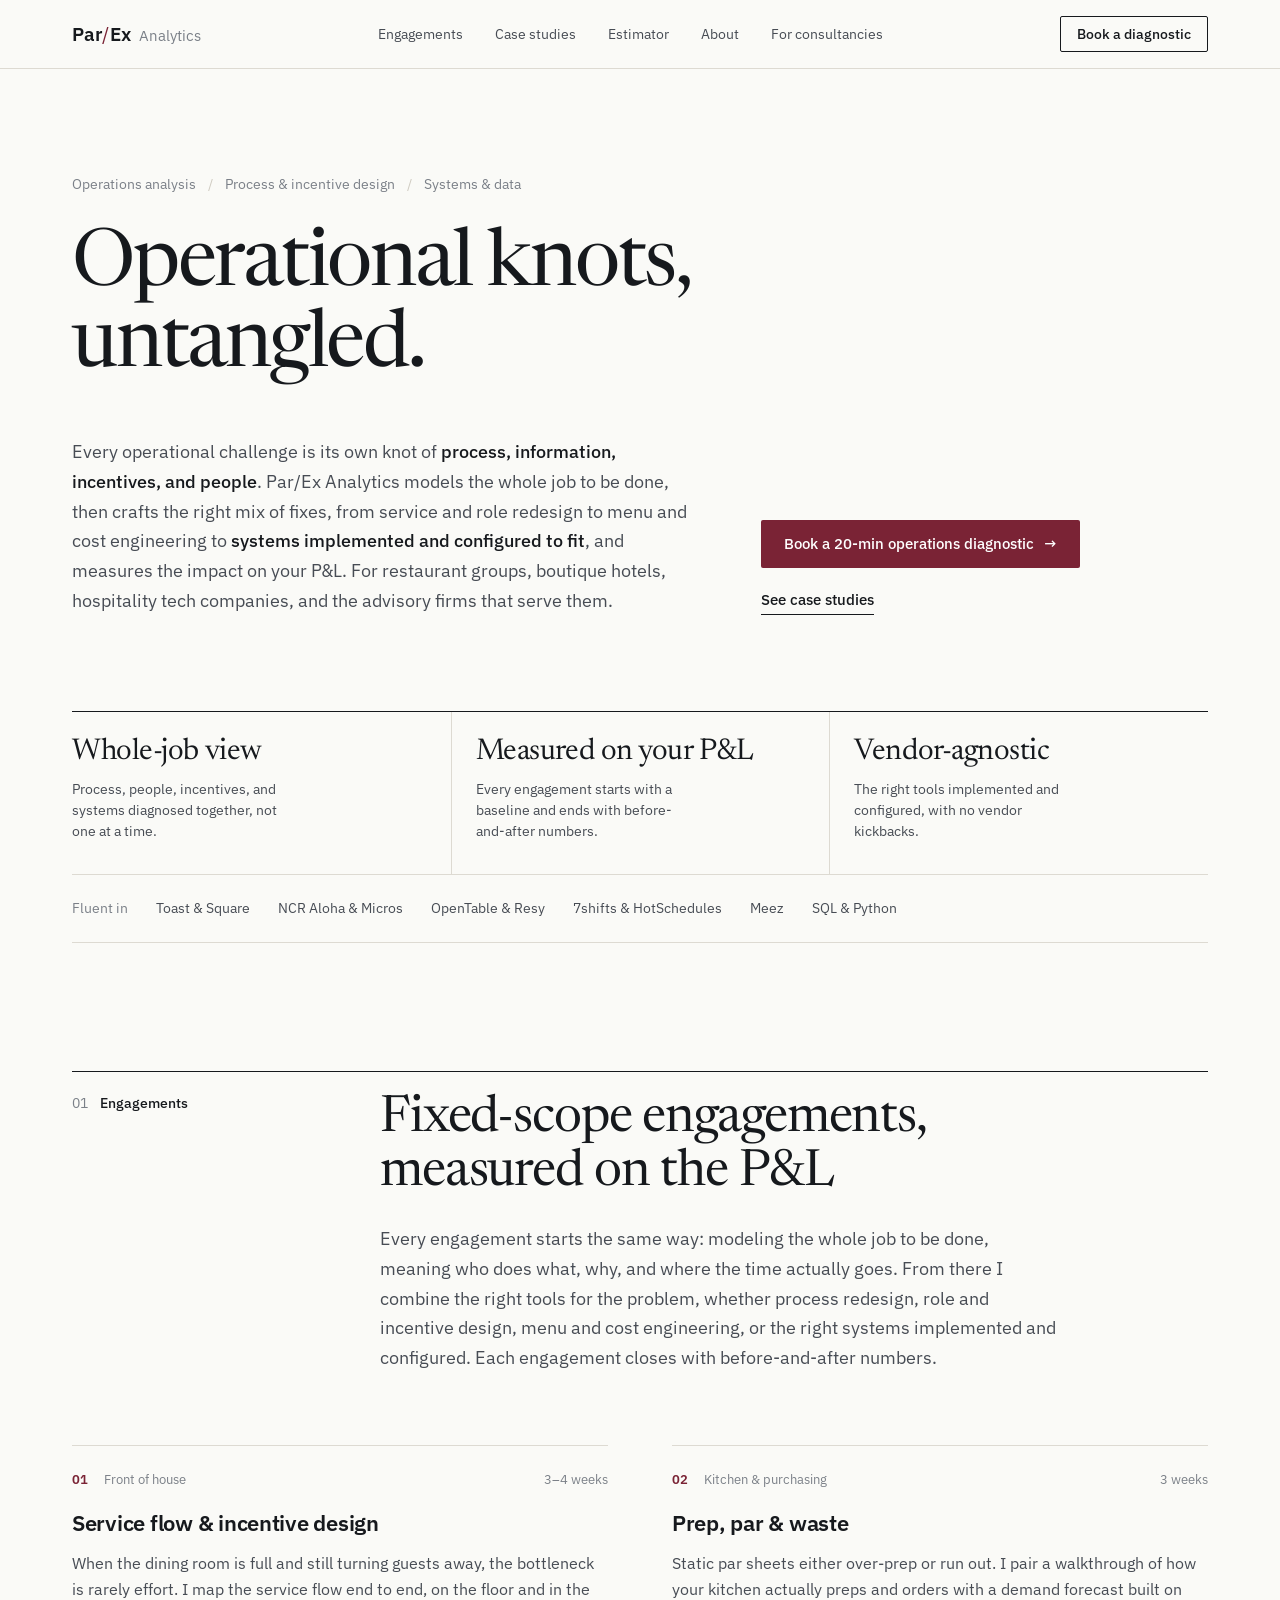
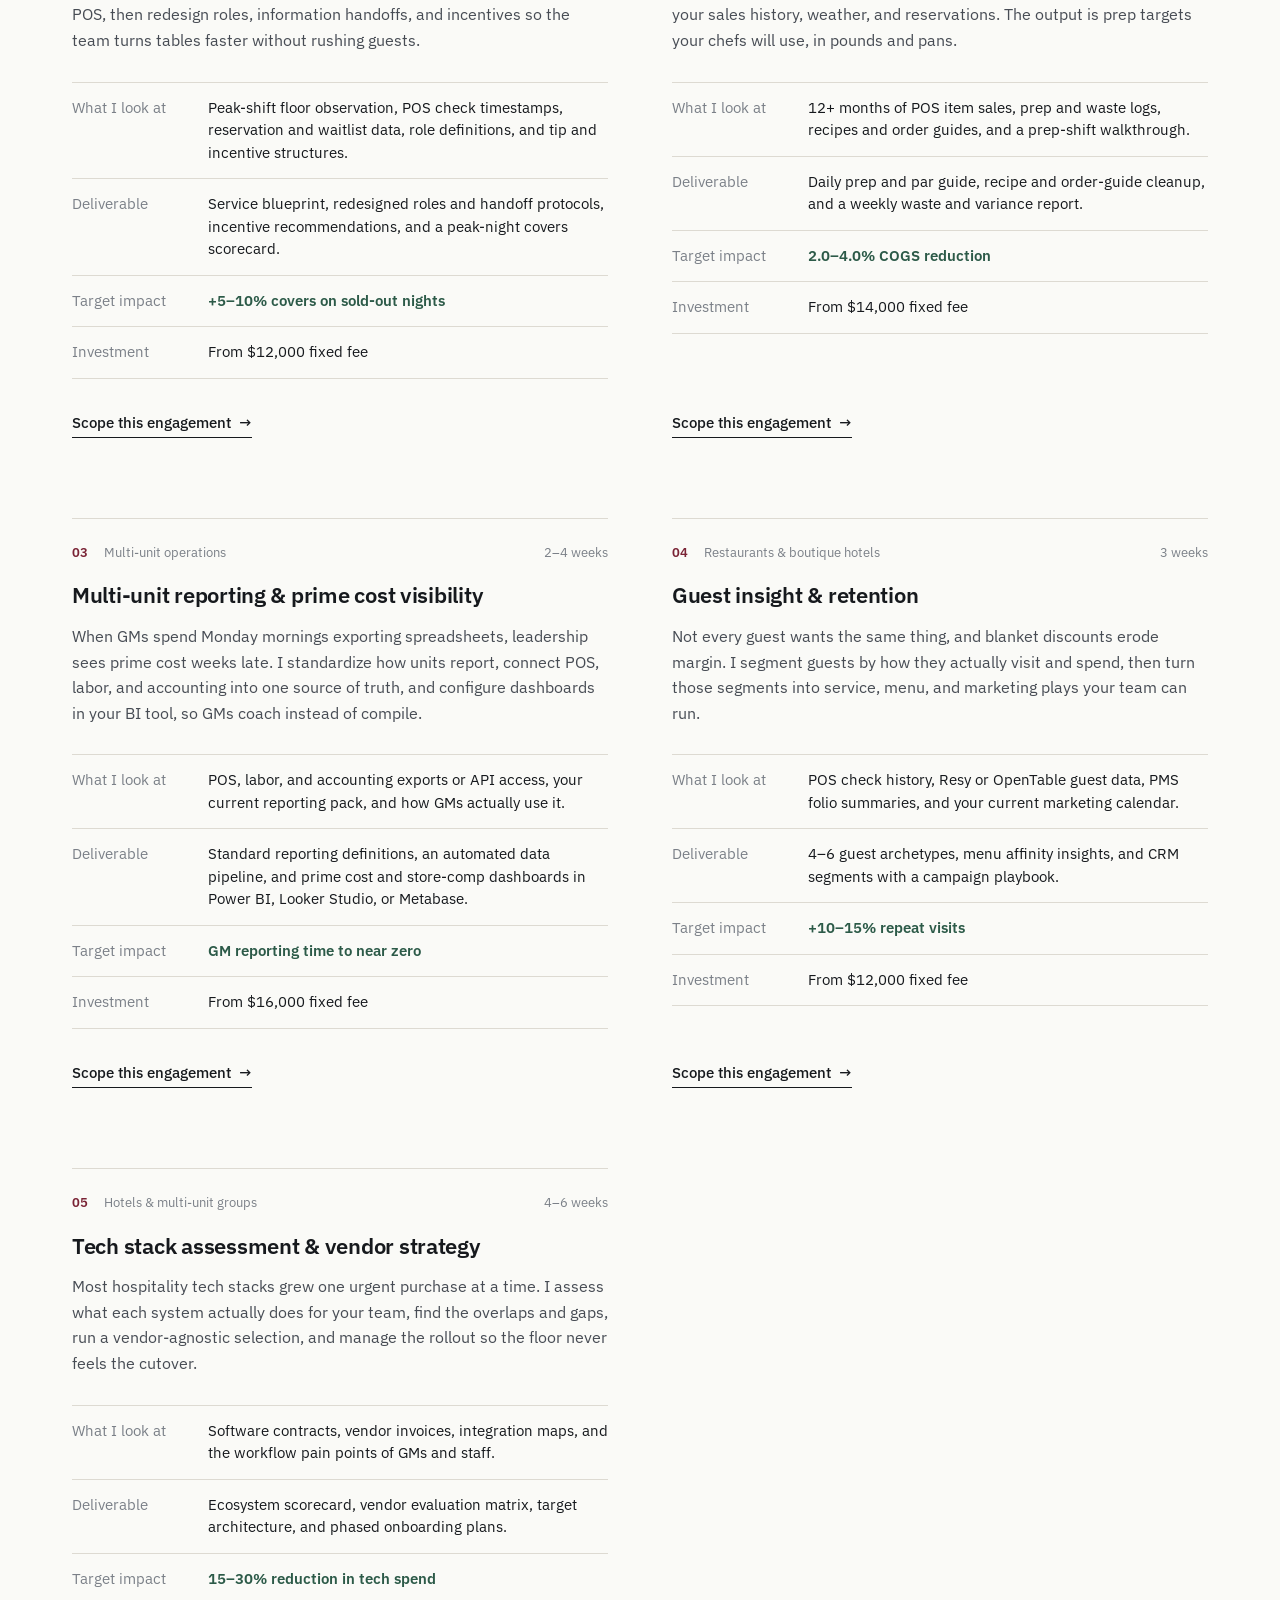
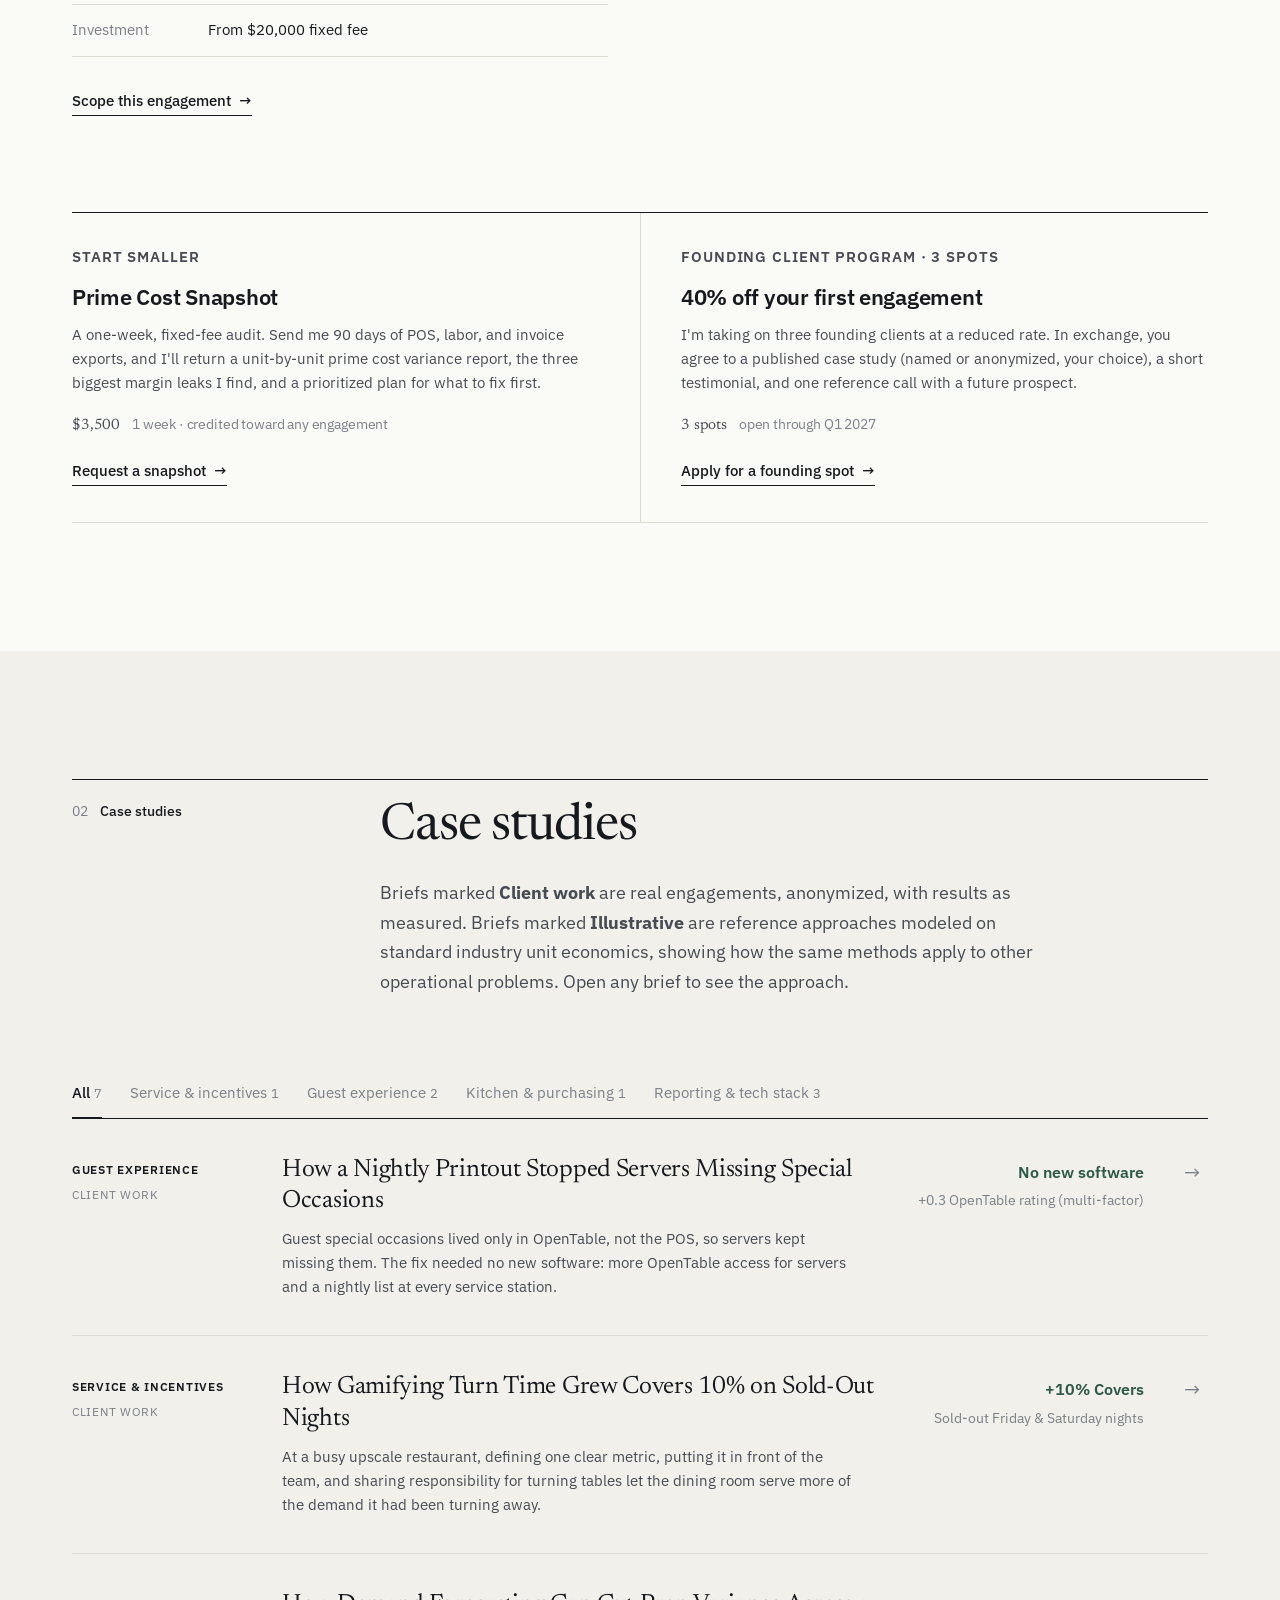
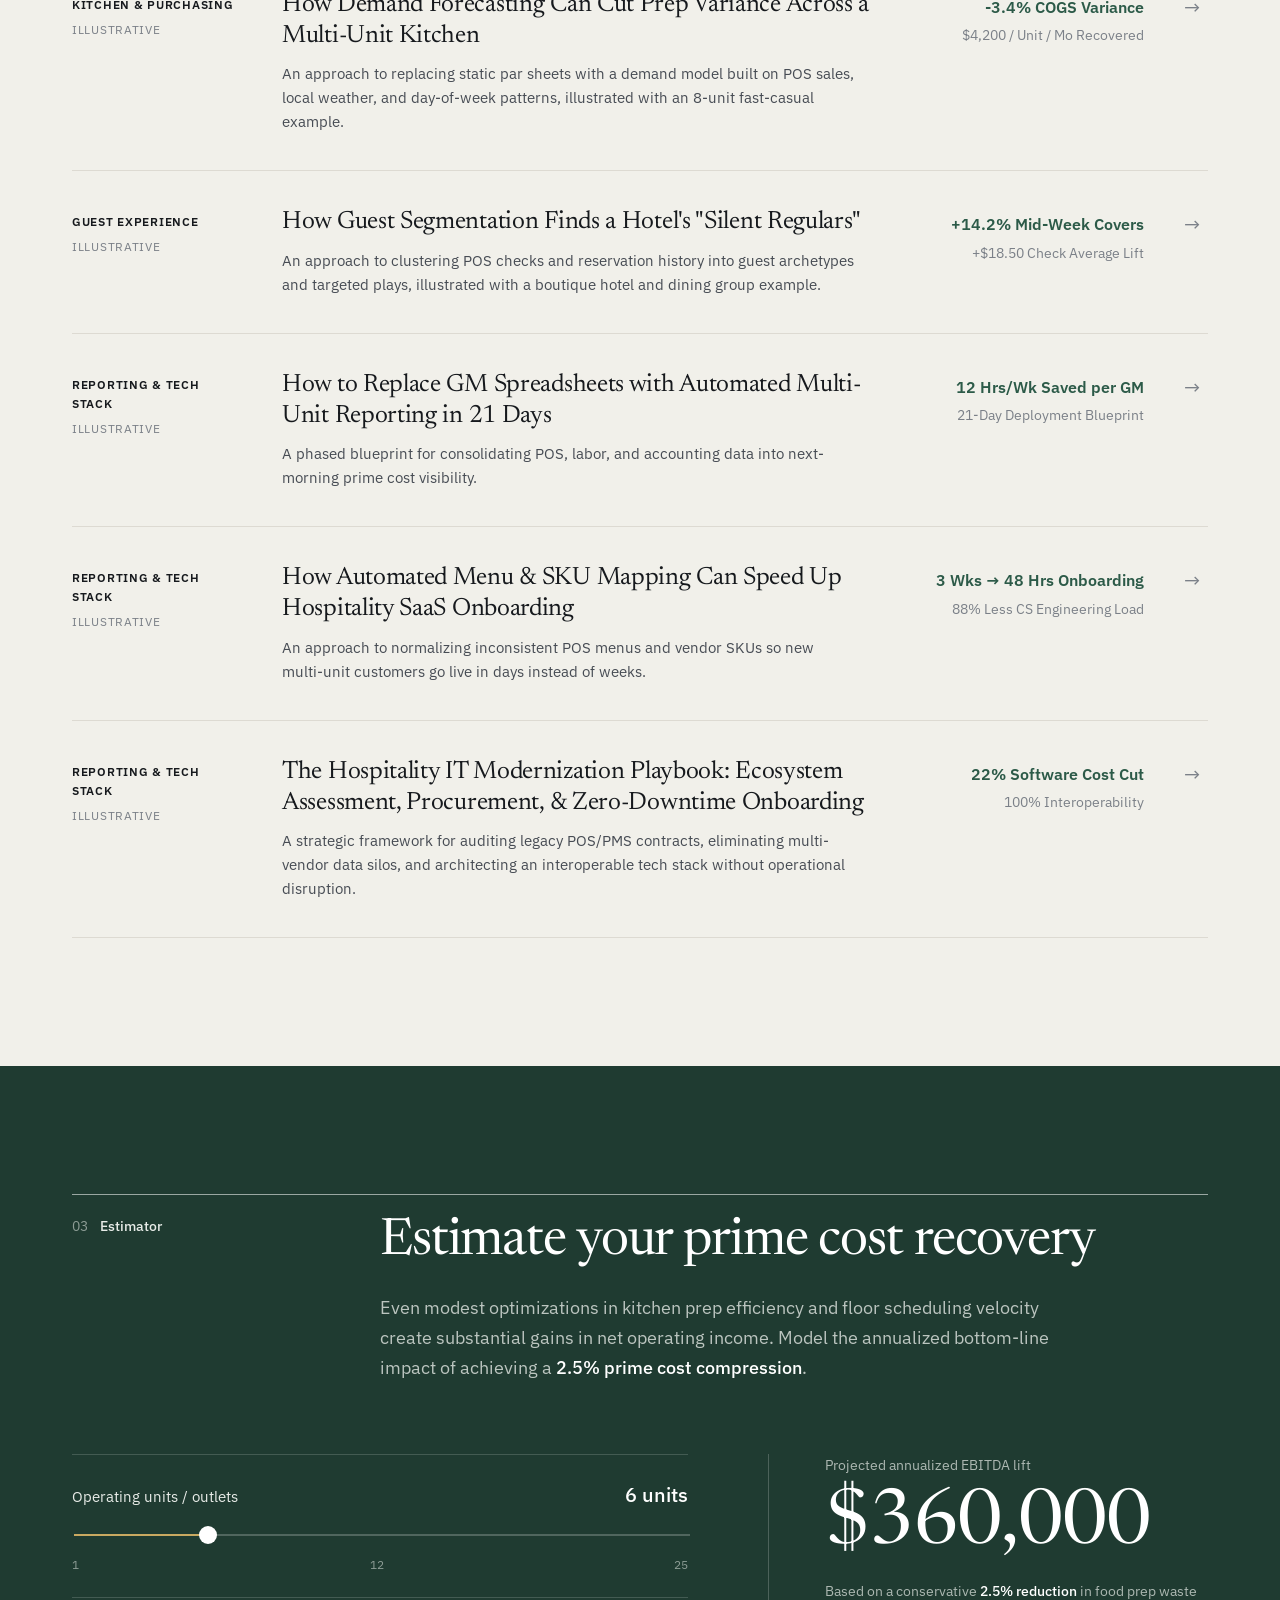
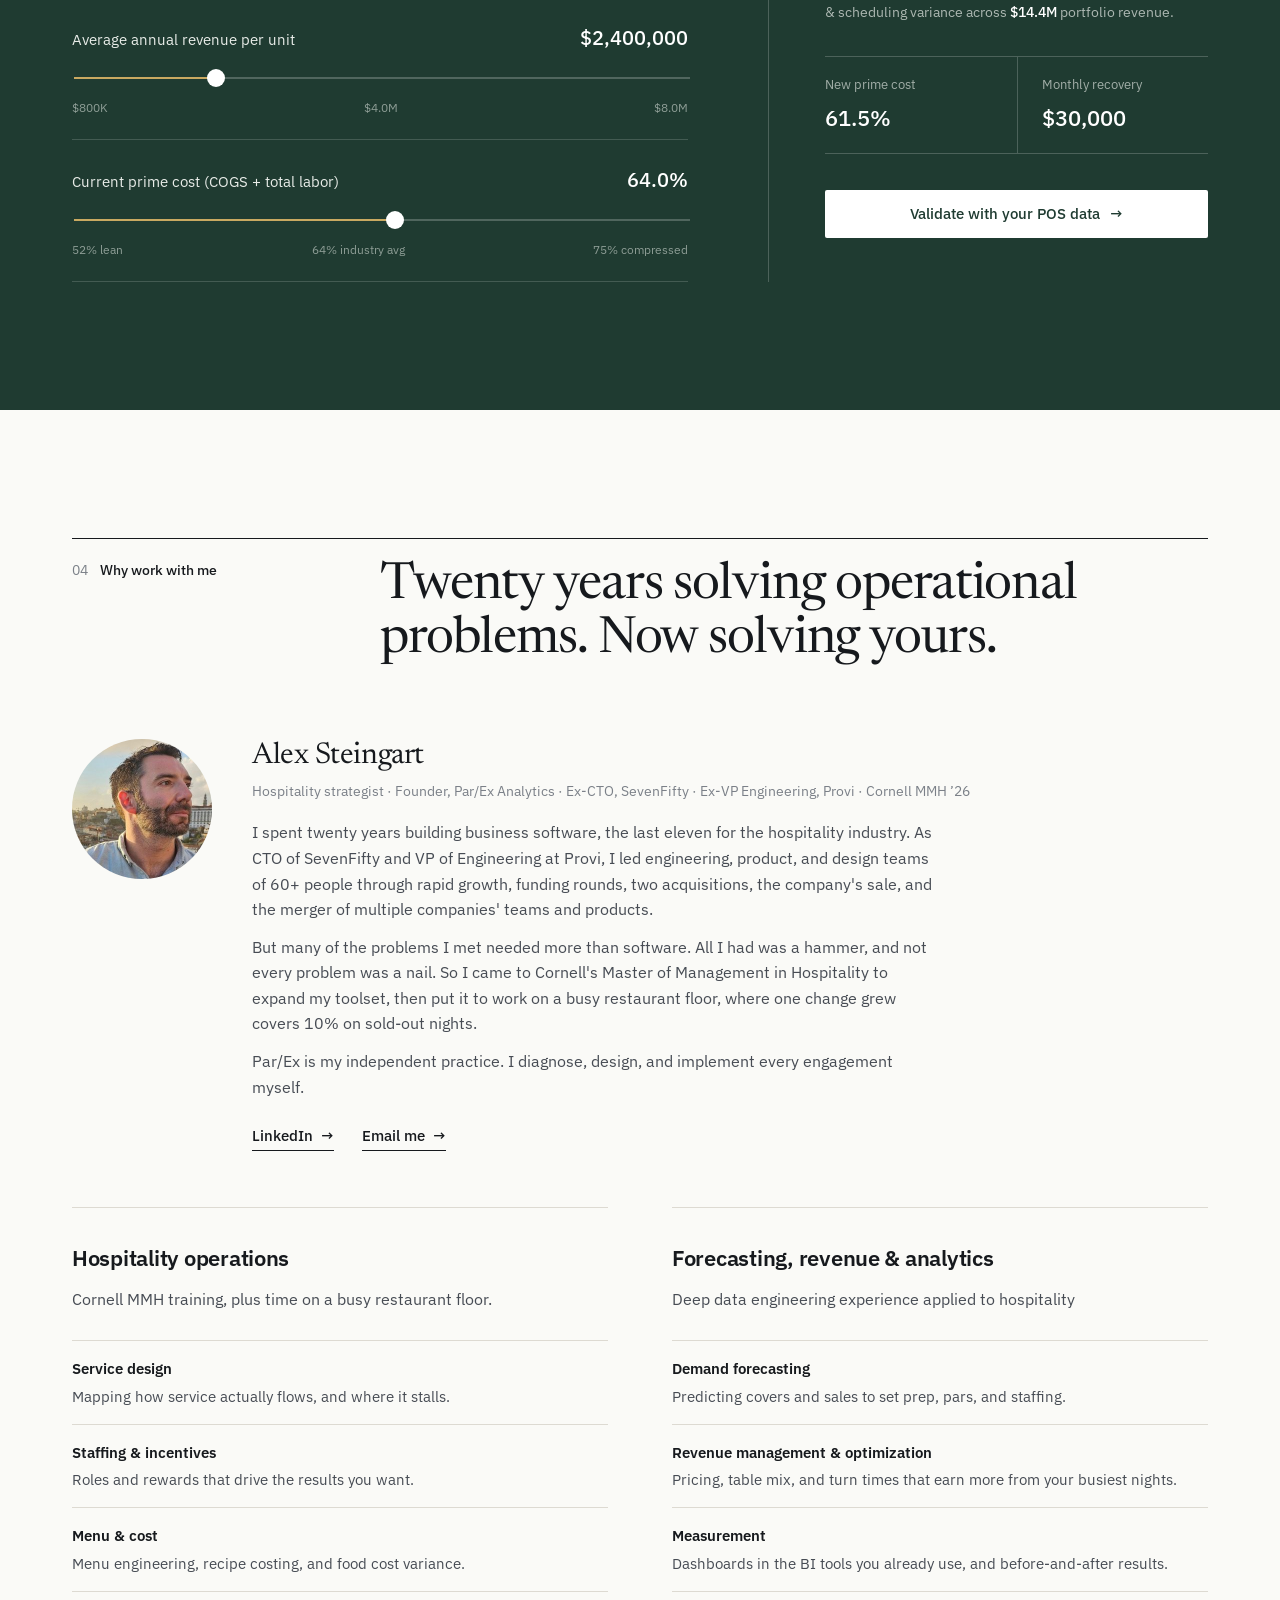
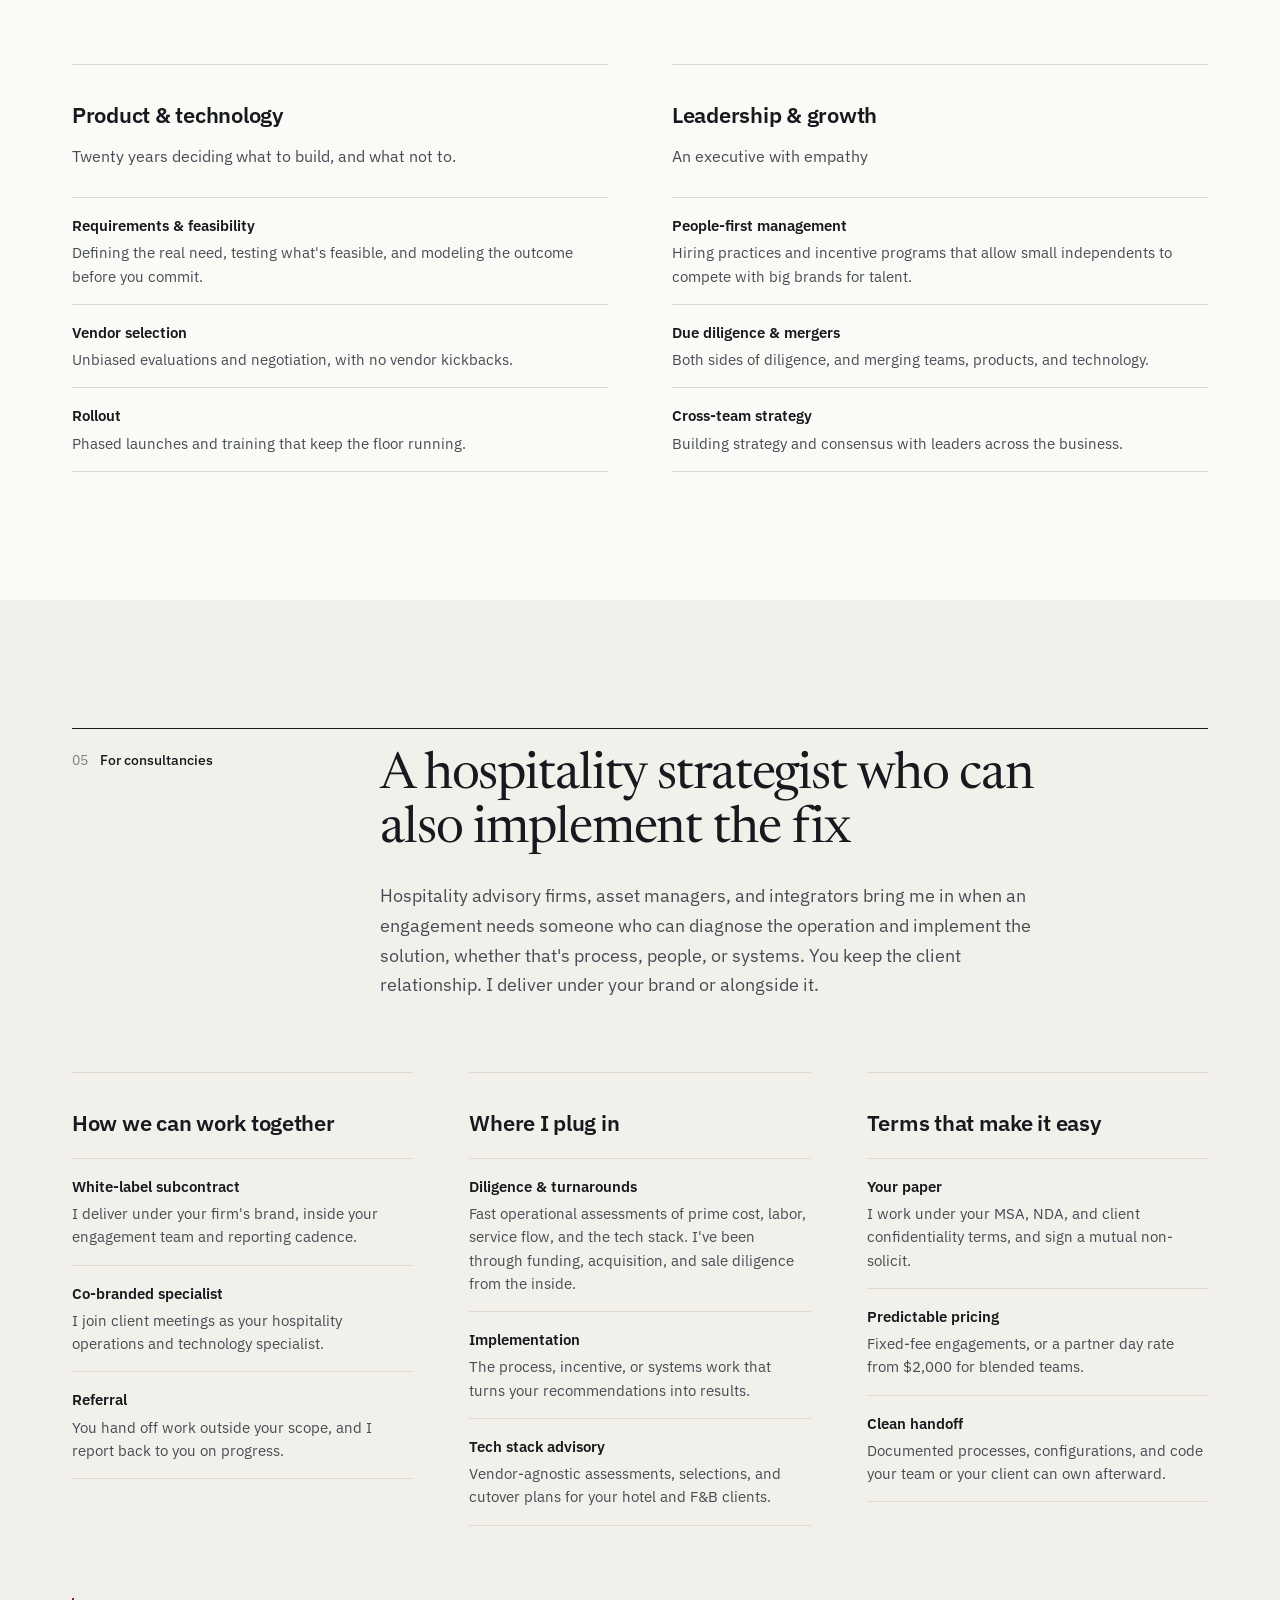
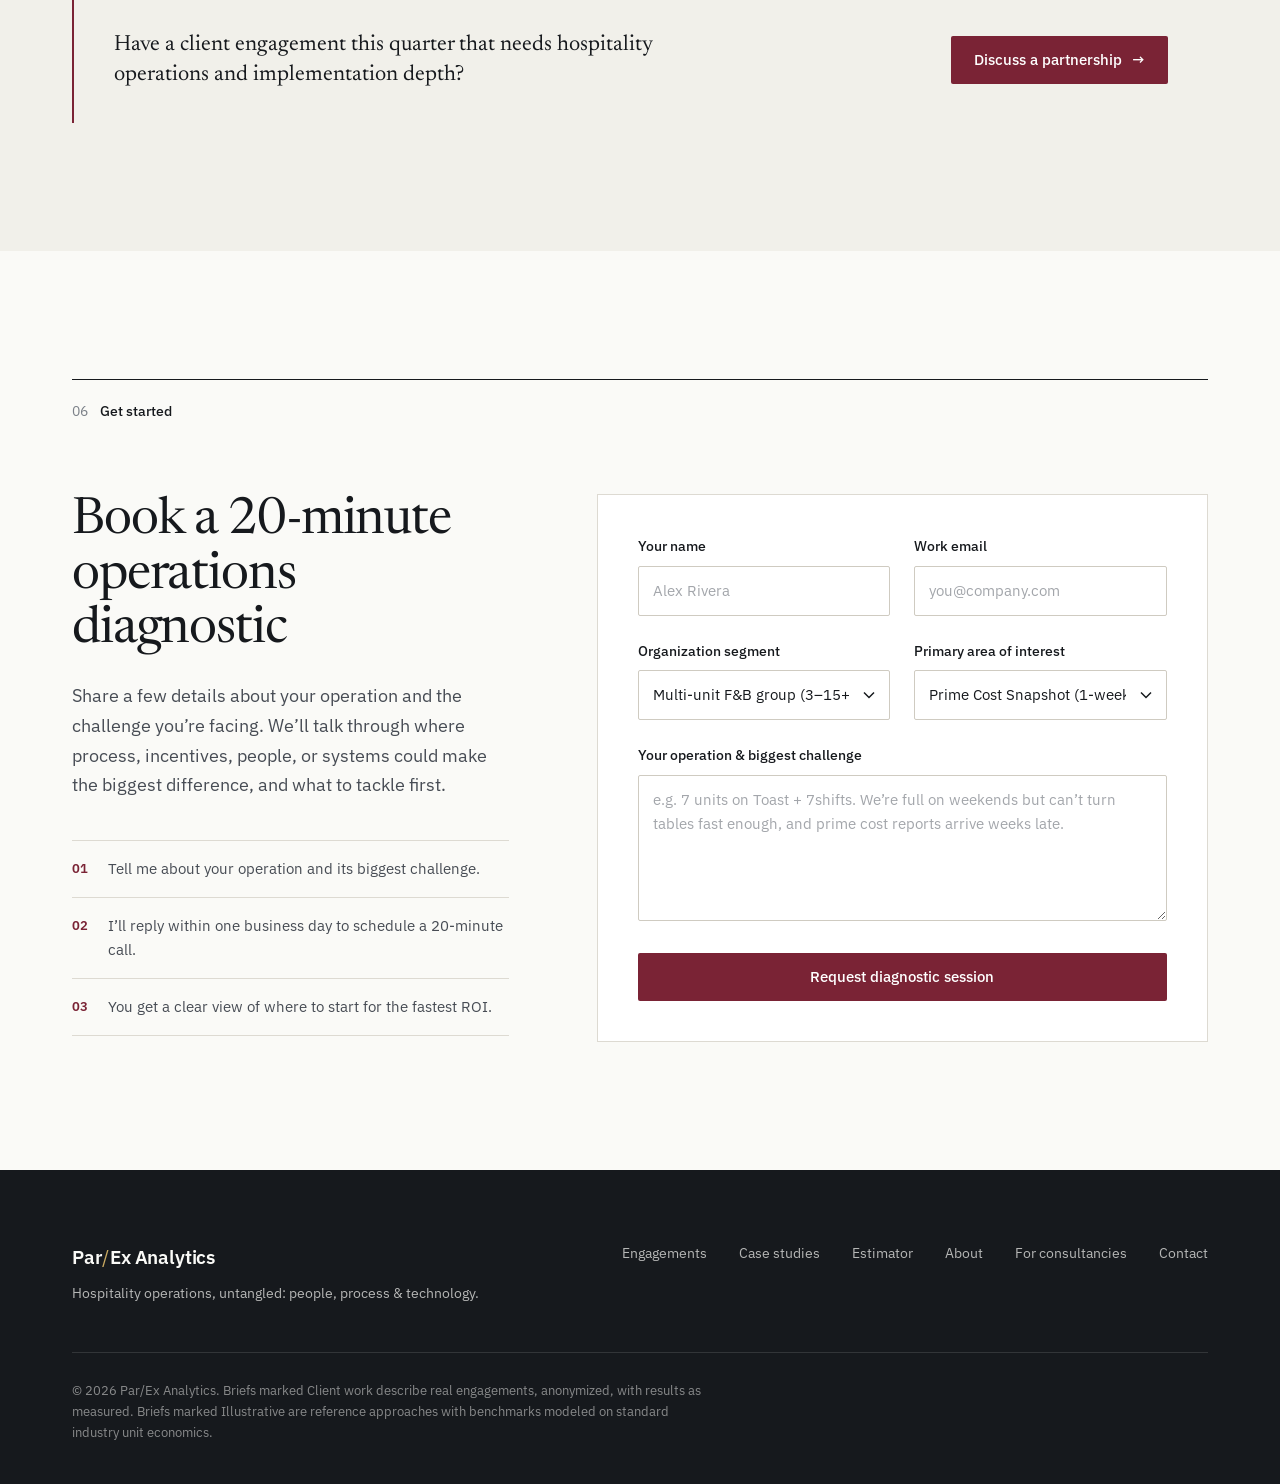
<file: index.html>
<!DOCTYPE html>
<html lang="en">
<head>
    <meta charset="UTF-8">
    <meta name="viewport" content="width=device-width, initial-scale=1.0">
    <title>Par/Ex Analytics — Hospitality Operations Strategy, Process &amp; Technology</title>
    <meta name="description" content="Par/Ex Analytics untangles hospitality operations problems across process, information, incentives, and people, then implements the fix and measures it on the P&amp;L.">
    <link rel="canonical" href="https://parex-analytics.com/">
    <!-- Link previews (LinkedIn, Slack, email). Card source: _og/card.html -->
    <meta property="og:type" content="website">
    <meta property="og:url" content="https://parex-analytics.com/">
    <meta property="og:title" content="Par/Ex Analytics — Hospitality operations, untangled">
    <meta property="og:description" content="Fixed-scope engagements for restaurant groups, boutique hotels, hospitality tech companies, and the advisory firms that serve them. People, process &amp; technology, measured on the P&amp;L.">
    <meta property="og:image" content="https://parex-analytics.com/og-image.png">
    <meta property="og:image:width" content="1200">
    <meta property="og:image:height" content="630">
    <meta property="og:image:alt" content="Par/Ex Analytics: Operational knots, untangled. Alex Steingart, hospitality operations strategist.">
    <meta name="twitter:card" content="summary_large_image">
    <!-- Privacy-friendly analytics by Plausible -->
    <script async src="https://plausible.io/js/pa-o75-MzdHGcJmwzRtMStAC.js"></script>
    <script>
        window.plausible=window.plausible||function(){(plausible.q=plausible.q||[]).push(arguments)},plausible.init=plausible.init||function(i){plausible.o=i||{}};
        plausible.init()
    </script>

    <link rel="icon" type="image/x-icon" href="favicon.ico">
    <link rel="preconnect" href="https://fonts.googleapis.com">
    <link rel="preconnect" href="https://fonts.gstatic.com" crossorigin>
    <link href="https://fonts.googleapis.com/css2?family=IBM+Plex+Sans:wght@400;500;600&family=Newsreader:opsz,wght@6..72,400;6..72,500&display=swap" rel="stylesheet">
    <style>
        :root {
            --paper: #FAFAF7;
            --paper-2: #F1F0EA;
            --white: #FFFFFF;
            --ink: #16191D;
            --ink-2: #474C54;
            --ink-3: #7B8088;
            --rule: #DDDAD2;
            --field: #CFCBC1;
            --wine: #7A2335;
            --wine-dark: #5C1826;
            --green: #1F3B31;
            --green-text: #2C5A48;
            --gold: #C9A961;
            --serif: 'Newsreader', Georgia, 'Times New Roman', serif;
            --sans: 'IBM Plex Sans', system-ui, -apple-system, 'Segoe UI', sans-serif;
            --max: 1200px;
        }

        *, *::before, *::after { box-sizing: border-box; }
        html { scroll-behavior: smooth; -webkit-text-size-adjust: 100%; }
        body {
            margin: 0;
            background: var(--paper);
            color: var(--ink);
            font: 400 16px/1.6 var(--sans);
            -webkit-font-smoothing: antialiased;
            text-rendering: optimizeLegibility;
        }
        body.modal-open { overflow: hidden; }
        h1, h2, h3, h4, p, ul, ol, dl, dd, figure, blockquote { margin: 0; }
        ul, ol { padding: 0; list-style: none; }
        a { color: inherit; }
        button, input, select, textarea { font: inherit; color: inherit; }
        ::selection { background: rgba(122, 35, 53, 0.16); }
        :focus-visible { outline: 2px solid var(--wine); outline-offset: 3px; }
        [hidden] { display: none !important; }
        .num { font-variant-numeric: tabular-nums; }

        .wrap { max-width: var(--max); margin: 0 auto; padding: 0 32px; }
        section[id] { scroll-margin-top: 68px; }

        /* ---------- Buttons & links ---------- */
        .btn {
            display: inline-flex; align-items: center; gap: 10px;
            padding: 14px 22px; border-radius: 2px; border: 1px solid transparent;
            font-size: 15px; font-weight: 500; line-height: 1.2; text-decoration: none;
            cursor: pointer; transition: background-color .15s, color .15s, border-color .15s;
        }
        .btn-primary { background: var(--wine); color: var(--white); }
        .btn-primary:hover { background: var(--wine-dark); }
        .btn-outline { border-color: var(--ink); color: var(--ink); background: transparent; }
        .btn-outline:hover { background: var(--ink); color: var(--paper); }
        .btn-sm { padding: 9px 16px; font-size: 14px; }
        .btn-block { width: 100%; justify-content: center; }
        .arrow { display: inline-block; transition: transform .15s; }
        .btn:hover .arrow, .text-link:hover .arrow { transform: translateX(3px); }
        .text-link {
            display: inline-flex; align-items: center; gap: 8px;
            font-size: 15px; font-weight: 500; text-decoration: none; color: var(--ink);
            border-bottom: 1px solid currentColor; padding-bottom: 2px;
            transition: color .15s;
        }
        .text-link:hover { color: var(--wine); }

        /* ---------- Header ---------- */
        .site-header {
            position: sticky; top: 0; z-index: 40;
            background: rgba(250, 250, 247, 0.92);
            backdrop-filter: saturate(1.4) blur(10px);
            -webkit-backdrop-filter: saturate(1.4) blur(10px);
            border-bottom: 1px solid var(--rule);
        }
        .site-header .wrap { display: flex; align-items: center; justify-content: space-between; gap: 24px; height: 68px; }
        .brand { display: flex; align-items: baseline; gap: 8px; text-decoration: none; }
        .brand-mark { font-weight: 600; font-size: 19px; letter-spacing: -0.01em; }
        .brand-mark span { color: var(--wine); font-weight: 400; margin: 0 1px; }
        .brand-sub { font-size: 15px; color: var(--ink-3); }
        .nav { display: flex; gap: 32px; font-size: 14px; }
        .nav a { text-decoration: none; color: var(--ink-2); transition: color .15s; }
        .nav a:hover { color: var(--ink); }

        /* ---------- Hero ---------- */
        .hero { padding: 104px 0 0; }
        .kicker { display: flex; flex-wrap: wrap; gap: 4px 0; margin-bottom: 32px; font-size: 14px; color: var(--ink-3); }
        .kicker span + span::before { content: "/"; margin: 0 12px; color: var(--field); }
        h1 {
            font: 400 clamp(2.75rem, 6.2vw, 5.25rem)/1.02 var(--serif);
            letter-spacing: -0.028em; max-width: 15ch;
        }
        .hero-body { display: grid; grid-template-columns: 7fr 5fr; gap: 64px; align-items: end; margin-top: 48px; }
        .hero-body p { font-size: 18px; line-height: 1.65; color: var(--ink-2); max-width: 60ch; }
        .hero-body strong { color: var(--ink); font-weight: 500; }
        .actions { display: flex; flex-wrap: wrap; align-items: center; gap: 20px 28px; }

        .proof { display: grid; grid-template-columns: repeat(3, 1fr); margin-top: 96px; border-top: 1px solid var(--ink); }
        .proof > div { padding: 24px 24px 32px; border-left: 1px solid var(--rule); }
        .proof > div:first-child { border-left: 0; padding-left: 0; }
        .proof dt { font: 400 30px/1.1 var(--serif); letter-spacing: -0.015em; }
        .proof dd { margin-top: 10px; font-size: 14px; line-height: 1.5; color: var(--ink-2); max-width: 28ch; }
        .stack {
            display: flex; flex-wrap: wrap; gap: 8px 28px;
            padding: 22px 0; border-top: 1px solid var(--rule); border-bottom: 1px solid var(--rule);
            font-size: 14px; color: var(--ink-2);
        }
        .stack .stack-label { color: var(--ink-3); }

        /* ---------- Sections ---------- */
        .section { padding: 128px 0; }
        .section-alt { background: var(--paper-2); }
        .section-head {
            display: grid; grid-template-columns: 3fr 9fr; gap: 32px;
            padding-top: 20px; margin-bottom: 72px; border-top: 1px solid var(--ink);
        }
        .section-label { display: flex; gap: 12px; font-size: 14px; font-weight: 500; }
        .section-label .idx { color: var(--ink-3); font-weight: 400; }
        h2 { font: 400 clamp(2.1rem, 4vw, 3.4rem)/1.06 var(--serif); letter-spacing: -0.022em; max-width: 24ch; }
        .lede { margin-top: 24px; font-size: 18px; line-height: 1.65; color: var(--ink-2); max-width: 62ch; }
        h3 { font-size: 22px; line-height: 1.3; font-weight: 600; letter-spacing: -0.012em; }

        /* ---------- Sprints ---------- */
        .sprints { display: grid; grid-template-columns: 1fr 1fr; gap: 80px 64px; }
        .sprint { display: flex; flex-direction: column; padding-top: 24px; border-top: 1px solid var(--rule); }
        .sprint-meta { display: flex; gap: 16px; margin-bottom: 18px; font-size: 13px; color: var(--ink-3); }
        .sprint-meta .n { color: var(--wine); font-weight: 600; }
        .sprint-meta .dur { margin-left: auto; }
        .sprint h3 { margin-bottom: 14px; }
        .sprint > p { color: var(--ink-2); }
        .spec { margin: 28px 0 32px; border-top: 1px solid var(--rule); }
        .spec > div { display: grid; grid-template-columns: 120px 1fr; gap: 16px; padding: 14px 0; border-bottom: 1px solid var(--rule); font-size: 15px; line-height: 1.5; }
        .spec dt { color: var(--ink-3); }
        .spec .impact { color: var(--green-text); font-weight: 600; }
        .sprint .text-link { margin-top: auto; align-self: flex-start; }

        /* ---------- Case studies ---------- */
        .filters { display: flex; flex-wrap: wrap; gap: 0 28px; border-bottom: 1px solid var(--ink); }
        .filter {
            margin-bottom: -1px; padding: 12px 0; border: 0; border-bottom: 2px solid transparent;
            background: none; font-size: 15px; color: var(--ink-3); cursor: pointer; transition: color .15s;
        }
        .filter:hover { color: var(--ink); }
        .filter[aria-pressed="true"] { color: var(--ink); border-bottom-color: var(--ink); font-weight: 500; }
        .filter .count { margin-left: 4px; font-size: 13px; color: var(--ink-3); font-weight: 400; }

        .case {
            display: grid; grid-template-columns: 170px 1fr 230px 24px; gap: 40px; align-items: start;
            width: 100%; padding: 36px 0; border: 0; border-bottom: 1px solid var(--rule);
            background: none; text-align: left; cursor: pointer;
        }
        .case-meta { display: flex; flex-direction: column; gap: 6px; padding-top: 5px; font-size: 12px; letter-spacing: 0.06em; text-transform: uppercase; color: var(--ink-3); }
        .case-cat { color: var(--ink); font-weight: 600; }
        .case-title { display: block; font: 400 25px/1.25 var(--serif); letter-spacing: -0.012em; transition: color .15s; }
        .case-sub { display: block; margin-top: 10px; font-size: 15px; color: var(--ink-2); max-width: 64ch; }
        .case-metric { display: flex; flex-direction: column; gap: 4px; padding-top: 5px; text-align: right; }
        .metric-primary { font-weight: 600; color: var(--green-text); }
        .metric-secondary { font-size: 14px; color: var(--ink-3); }
        .case-arrow { padding-top: 2px; font-size: 20px; color: var(--ink-3); transition: transform .15s, color .15s; }
        .case:hover .case-title { color: var(--wine); }
        .case:hover .case-arrow { color: var(--wine); transform: translateX(4px); }

        /* ---------- Estimator ---------- */
        .band { background: var(--green); color: #E8ECE8; }
        .band .section-head { border-top-color: rgba(255, 255, 255, 0.55); }
        .band .section-label .idx { color: rgba(232, 236, 232, 0.55); }
        .band h2 { color: var(--white); }
        .band .lede { color: rgba(232, 236, 232, 0.78); }
        .band .lede strong { color: var(--white); font-weight: 500; }
        .estimator { display: grid; grid-template-columns: 7fr 5fr; gap: 80px; }
        .field { padding: 24px 0 22px; border-top: 1px solid rgba(255, 255, 255, 0.16); }
        .field:last-child { border-bottom: 1px solid rgba(255, 255, 255, 0.16); }
        .field-top { display: flex; justify-content: space-between; align-items: baseline; gap: 16px; margin-bottom: 14px; font-size: 15px; }
        .field-top output { font-size: 20px; font-weight: 500; color: var(--white); font-variant-numeric: tabular-nums; }
        .scale { display: flex; justify-content: space-between; margin-top: 10px; font-size: 12px; color: rgba(232, 236, 232, 0.55); }

        input[type="range"] { -webkit-appearance: none; appearance: none; display: block; width: 100%; height: 20px; background: transparent; cursor: pointer; --fill: 50%; }
        input[type="range"]:focus-visible { outline: 2px solid var(--gold); outline-offset: 6px; }
        input[type="range"]::-webkit-slider-runnable-track { height: 2px; background: linear-gradient(to right, var(--gold) var(--fill), rgba(255, 255, 255, 0.22) var(--fill)); }
        input[type="range"]::-webkit-slider-thumb { -webkit-appearance: none; width: 18px; height: 18px; margin-top: -8px; border: 0; border-radius: 50%; background: var(--white); transition: box-shadow .15s; }
        input[type="range"]:hover::-webkit-slider-thumb { box-shadow: 0 0 0 6px rgba(255, 255, 255, 0.14); }
        input[type="range"]::-moz-range-track { height: 2px; background: rgba(255, 255, 255, 0.22); }
        input[type="range"]::-moz-range-progress { height: 2px; background: var(--gold); }
        input[type="range"]::-moz-range-thumb { width: 18px; height: 18px; border: 0; border-radius: 50%; background: var(--white); }

        .result { padding-left: 56px; border-left: 1px solid rgba(255, 255, 255, 0.2); }
        .result-label { font-size: 14px; color: rgba(232, 236, 232, 0.7); }
        .result-big { margin: 10px 0 18px; font: 400 clamp(3rem, 6vw, 4.75rem)/1 var(--serif); letter-spacing: -0.025em; color: var(--white); font-variant-numeric: tabular-nums; }
        .result-note { font-size: 14px; line-height: 1.55; color: rgba(232, 236, 232, 0.7); }
        .result-note strong { color: var(--white); font-weight: 500; }
        .result-grid { display: grid; grid-template-columns: 1fr 1fr; margin: 32px 0 36px; border-top: 1px solid rgba(255, 255, 255, 0.2); border-bottom: 1px solid rgba(255, 255, 255, 0.2); }
        .result-grid > div { padding: 18px 0; }
        .result-grid > div + div { padding-left: 24px; border-left: 1px solid rgba(255, 255, 255, 0.2); }
        .result-grid dt { font-size: 13px; color: rgba(232, 236, 232, 0.65); }
        .result-grid dd { margin-top: 4px; font-size: 22px; font-weight: 500; color: var(--white); font-variant-numeric: tabular-nums; }
        .band .btn-primary { background: var(--white); color: var(--green); }
        .band .btn-primary:hover { background: var(--gold); color: var(--ink); }

        /* ---------- Credentials ---------- */
        .pillars { display: grid; grid-template-columns: repeat(2, 1fr); gap: 72px 64px; }
        .pillar { padding-top: 24px; border-top: 1px solid var(--rule); }
        .pillar .n { font-size: 13px; font-weight: 600; color: var(--wine); }
        .pillar h3 { margin: 12px 0 14px; }
        .pillar > p { color: var(--ink-2); }
        .pillar > p strong { color: var(--ink); font-weight: 500; }
        .pillar ul { margin-top: 28px; border-top: 1px solid var(--rule); }
        .pillar li { padding: 16px 0; border-bottom: 1px solid var(--rule); font-size: 15px; line-height: 1.55; color: var(--ink-2); }
        .pillar li strong { display: block; margin-bottom: 4px; color: var(--ink); font-weight: 600; }

        /* ---------- Contact ---------- */
        .contact { display: grid; grid-template-columns: 5fr 7fr; gap: 88px; }
        .contact h2 { max-width: 14ch; }
        .steps { margin-top: 40px; border-top: 1px solid var(--rule); counter-reset: step; }
        .steps li { display: grid; grid-template-columns: 36px 1fr; padding: 16px 0; border-bottom: 1px solid var(--rule); font-size: 15px; color: var(--ink-2); counter-increment: step; }
        .steps li::before { content: counter(step, decimal-leading-zero); color: var(--wine); font-weight: 600; font-size: 13px; padding-top: 2px; }
        .form-panel { padding: 40px; background: var(--white); border: 1px solid var(--rule); }
        .form-grid { display: grid; grid-template-columns: 1fr 1fr; gap: 24px; }
        .form-grid .full { grid-column: 1 / -1; }
        .form-panel label { display: block; margin-bottom: 8px; font-size: 14px; font-weight: 500; }
        .form-panel input, .form-panel select, .form-panel textarea {
            display: block; width: 100%; padding: 12px 14px;
            border: 1px solid var(--field); border-radius: 2px; background: var(--white);
            font-size: 15px; transition: border-color .15s, box-shadow .15s;
        }
        .form-panel textarea { resize: vertical; min-height: 120px; }
        .form-panel select {
            -webkit-appearance: none; appearance: none; padding-right: 40px;
            background: var(--white) url("data:image/svg+xml,%3Csvg xmlns='http://www.w3.org/2000/svg' width='12' height='8' fill='none' stroke='%2316191D' stroke-width='1.5'%3E%3Cpath d='M1 1.5l5 5 5-5'/%3E%3C/svg%3E") no-repeat right 14px center;
        }
        .form-panel input:focus, .form-panel select:focus, .form-panel textarea:focus { outline: none; border-color: var(--ink); box-shadow: 0 0 0 3px rgba(122, 35, 53, 0.12); }
        .form-panel ::placeholder { color: #A3A6AB; }
        .form-panel .btn { margin-top: 8px; }
        .form-fine { margin-top: 14px; font-size: 13px; color: var(--ink-3); text-align: center; }
        .confirm h3 { margin-bottom: 10px; }
        .confirm p { color: var(--ink-2); }
        .confirm .check { display: inline-flex; width: 36px; height: 36px; margin-bottom: 20px; align-items: center; justify-content: center; border-radius: 50%; background: var(--green); color: var(--white); }
        .confirm button { margin-top: 24px; padding: 0; border: 0; border-bottom: 1px solid currentColor; background: none; font-size: 15px; font-weight: 500; cursor: pointer; }
        .confirm button:hover { color: var(--wine); }

        /* ---------- Footer ---------- */
        .site-footer { padding: 72px 0 40px; background: var(--ink); color: rgba(250, 250, 247, 0.7); font-size: 14px; }
        .footer-top { display: flex; flex-wrap: wrap; justify-content: space-between; gap: 40px; padding-bottom: 48px; border-bottom: 1px solid rgba(255, 255, 255, 0.12); }
        .site-footer .brand-mark { color: var(--paper); }
        .site-footer .brand-mark span { color: var(--gold); }
        .footer-tag { margin-top: 10px; }
        .footer-nav { display: flex; flex-wrap: wrap; gap: 12px 32px; }
        .footer-nav a { text-decoration: none; transition: color .15s; }
        .footer-nav a:hover { color: var(--paper); }
        .fine { padding-top: 28px; font-size: 13px; line-height: 1.6; color: rgba(250, 250, 247, 0.5); max-width: 80ch; }

        /* ---------- Reader dialog ---------- */
        .reader {
            width: calc(100% - 32px); max-width: 880px; max-height: calc(100vh - 48px);
            padding: 0; border: 0; border-radius: 3px;
            background: var(--paper); color: var(--ink);
            box-shadow: 0 32px 80px rgba(0, 0, 0, 0.28);
        }
        .reader::backdrop { background: rgba(22, 25, 29, 0.62); backdrop-filter: blur(3px); }
        .reader-inner { display: flex; flex-direction: column; max-height: calc(100vh - 48px); }
        .reader-head, .reader-foot { display: flex; align-items: center; justify-content: space-between; gap: 16px; padding: 14px 40px; flex-shrink: 0; }
        .reader-head { border-bottom: 1px solid var(--rule); font-size: 12px; letter-spacing: 0.06em; text-transform: uppercase; color: var(--ink-3); }
        .reader-head strong { color: var(--ink); font-weight: 600; }
        .reader-close { display: flex; padding: 8px; margin-right: -8px; border: 0; background: none; color: var(--ink-2); cursor: pointer; }
        .reader-close:hover { color: var(--ink); }
        .reader-body { padding: 44px 40px 48px; overflow-y: auto; }
        .reader-body:focus { outline: none; }
        .reader-body > * + * { margin-top: 44px; }
        .reader-title { font: 400 clamp(1.8rem, 3.4vw, 2.6rem)/1.12 var(--serif); letter-spacing: -0.02em; max-width: none; }
        .reader-body .lede { margin-top: 16px; font-size: 17px; }
        .reader-foot { border-top: 1px solid var(--rule); font-size: 13px; color: var(--ink-3); }
        .reader h4 { margin-bottom: 14px; font-size: 13px; font-weight: 600; letter-spacing: 0.04em; text-transform: uppercase; color: var(--ink); }

        .table-scroll { overflow-x: auto; }
        .kpi { width: 100%; min-width: 560px; border-collapse: collapse; font-size: 15px; font-variant-numeric: tabular-nums; }
        .kpi caption { margin-bottom: 12px; text-align: left; font-size: 13px; font-weight: 600; letter-spacing: 0.04em; text-transform: uppercase; }
        .kpi th { padding: 10px 16px 10px 0; border-bottom: 1px solid var(--ink); text-align: left; font-size: 13px; font-weight: 500; color: var(--ink-3); }
        .kpi td { padding: 14px 16px 14px 0; border-bottom: 1px solid var(--rule); vertical-align: top; }
        .kpi td:first-child { font-weight: 500; }
        .kpi td:nth-child(2) { color: var(--ink-3); }
        .kpi .delta { color: var(--green-text); font-weight: 600; white-space: nowrap; }
        .kpi th:last-child, .kpi td:last-child { padding-right: 0; text-align: right; }

        .reader-cols { display: grid; grid-template-columns: 5fr 7fr; gap: 48px; }
        .reader-cols p { font-size: 15px; color: var(--ink-2); }
        .approach { counter-reset: a; }
        .approach li { display: grid; grid-template-columns: 32px 1fr; padding: 12px 0; border-top: 1px solid var(--rule); font-size: 15px; color: var(--ink-2); counter-increment: a; }
        .approach li:last-child { border-bottom: 1px solid var(--rule); }
        .approach li::before { content: counter(a, decimal-leading-zero); padding-top: 2px; font-size: 13px; font-weight: 600; color: var(--wine); }

        .bars figcaption { margin-bottom: 18px; font-size: 13px; font-weight: 600; letter-spacing: 0.04em; text-transform: uppercase; }
        .bar + .bar { margin-top: 16px; }
        .bar-top { display: flex; justify-content: space-between; gap: 16px; margin-bottom: 6px; font-size: 14px; color: var(--ink-2); }
        .bar-top b { color: var(--ink); font-weight: 600; font-variant-numeric: tabular-nums; white-space: nowrap; }
        .bar-track { height: 6px; background: var(--paper-2); }
        .bar-fill { height: 100%; background: var(--green); }

        .takeaway { padding: 4px 0 4px 24px; border-left: 2px solid var(--wine); }
        .takeaway p { font: 400 21px/1.45 var(--serif); }

        /* ---------- Entry offers (snapshot + founding clients) ---------- */
        .offers { display: grid; grid-template-columns: 1fr 1fr; margin-top: 96px; border-top: 1px solid var(--ink); border-bottom: 1px solid var(--rule); }
        .offer { display: flex; flex-direction: column; padding: 32px 40px 36px 0; }
        .offer + .offer { padding: 32px 0 36px 40px; border-left: 1px solid var(--rule); }
        .offer-tag { margin-bottom: 14px; font-size: 12px; font-weight: 600; letter-spacing: 0.06em; text-transform: uppercase; color: var(--wine); }
        .offer h3 { margin-bottom: 12px; }
        .offer > p { color: var(--ink-2); font-size: 15px; }
        .offer-price { margin: 20px 0 24px; font: 400 26px/1.1 var(--serif); letter-spacing: -0.01em; }
        .offer-price small { font: 400 14px/1.4 var(--sans); color: var(--ink-3); margin-left: 8px; }
        .offer .text-link { margin-top: auto; align-self: flex-start; }

        /* ---------- Founder ---------- */
        .founder { display: grid; grid-template-columns: 140px 1fr; gap: 40px; align-items: start; padding-bottom: 56px; }
        .founder-photo { width: 140px; height: 140px; border-radius: 50%; object-fit: cover; background: var(--green); color: var(--paper); display: flex; align-items: center; justify-content: center; font: 400 44px/1 var(--serif); letter-spacing: -0.02em; }
        .founder-name { font: 400 30px/1.15 var(--serif); letter-spacing: -0.015em; }
        .founder-role { margin-top: 6px; font-size: 14px; color: var(--ink-3); }
        .founder-bio { margin-top: 18px; max-width: 68ch; color: var(--ink-2); }
        .founder-bio + .founder-bio { margin-top: 12px; }
        .founder-links { display: flex; flex-wrap: wrap; gap: 12px 28px; margin-top: 24px; }

        /* ---------- Partners ---------- */
        .partner-grid { display: grid; grid-template-columns: repeat(3, 1fr); gap: 56px; }
        .partner-grid .pillar ul { margin-top: 20px; }
        .partner-cta { display: flex; flex-wrap: wrap; align-items: center; justify-content: space-between; gap: 24px 40px; margin-top: 72px; padding: 32px 40px; background: var(--paper-2); border-left: 2px solid var(--wine); }
        .partner-cta p { font: 400 22px/1.4 var(--serif); max-width: 46ch; }
        .contact-alt { margin-top: 28px; font-size: 15px; color: var(--ink-2); }

        /* ---------- Responsive ---------- */
        @media (max-width: 1000px) {
            .nav { display: none; }
            .hero-body, .estimator, .contact { grid-template-columns: 1fr; gap: 48px; }
            .proof { grid-template-columns: 1fr 1fr; }
            .proof > div:nth-child(3) { border-left: 0; padding-left: 0; }
            .proof > div:nth-child(n+3) { border-top: 1px solid var(--rule); }
            .section-head { grid-template-columns: 1fr; gap: 20px; margin-bottom: 56px; }
            .sprints, .pillars, .partner-grid { grid-template-columns: 1fr; gap: 56px; }
            .offers { grid-template-columns: 1fr; }
            .offer, .offer + .offer { padding: 32px 0 36px; border-left: 0; }
            .offer + .offer { border-top: 1px solid var(--rule); }
            .case { grid-template-columns: 1fr 24px; gap: 12px 24px; }
            .case-meta { flex-direction: row; gap: 12px; grid-column: 1 / -1; padding-top: 0; }
            .case-main { grid-column: 1; }
            .case-arrow { grid-column: 2; grid-row: 2; }
            .case-metric { grid-column: 1; text-align: left; flex-direction: row; flex-wrap: wrap; gap: 4px 16px; }
            .result { padding-left: 0; padding-top: 40px; border-left: 0; border-top: 1px solid rgba(255, 255, 255, 0.2); }
        }
        @media (max-width: 640px) {
            .wrap { padding: 0 20px; }
            .brand-sub { display: none; }
            .hero { padding-top: 64px; }
            .proof { margin-top: 64px; }
            .proof dt { font-size: 24px; }
            .section { padding: 88px 0; }
            .spec > div { grid-template-columns: 1fr; gap: 2px; }
            .form-panel { padding: 24px; }
            .form-grid { grid-template-columns: 1fr; }
            .founder { grid-template-columns: 1fr; gap: 24px; }
            .founder-photo { width: 104px; height: 104px; font-size: 34px; }
            .partner-cta { padding: 24px; }
            .reader { width: 100%; max-width: none; max-height: 100vh; height: 100%; border-radius: 0; }
            .reader-inner { max-height: 100vh; height: 100%; }
            .reader-head, .reader-foot { padding: 12px 20px; }
            .reader-body { padding: 28px 20px 36px; }
            .reader-cols { grid-template-columns: 1fr; gap: 36px; }
            .reader-foot { flex-direction: column; align-items: stretch; text-align: center; }
        }
        @media (prefers-reduced-motion: reduce) {
            html { scroll-behavior: auto; }
            *, *::before, *::after { transition: none !important; }
        }
    </style>
</head>
<body>

    <header class="site-header">
        <div class="wrap">
            <a href="#top" class="brand" aria-label="Par/Ex Analytics home">
                <span class="brand-mark">Par<span>/</span>Ex</span>
                <span class="brand-sub">Analytics</span>
            </a>
            <nav class="nav" aria-label="Primary">
                <a href="#sprints">Engagements</a>
                <a href="#work">Case studies</a>
                <a href="#estimator">Estimator</a>
                <a href="#credentials">About</a>
                <a href="#partners">For consultancies</a>
            </nav>
            <a href="#diagnostic" class="btn btn-outline btn-sm">Book a diagnostic</a>
        </div>
    </header>

    <main id="top">

        <!-- Hero -->
        <section class="hero">
            <div class="wrap">
                <p class="kicker">
                    <span>Operations analysis</span><span>Process &amp; incentive design</span><span>Systems &amp; data</span>
                </p>
                <h1>Operational knots, untangled.</h1>

                <div class="hero-body">
                    <p>
                        Every operational challenge is its own knot of <strong>process, information, incentives, and people</strong>. Par/Ex Analytics models the whole job to be done, then crafts the right mix of fixes, from service and role redesign to menu and cost engineering to <strong>systems implemented and configured to fit</strong>, and measures the impact on your P&amp;L. For restaurant groups, boutique hotels, hospitality tech companies, and the advisory firms that serve them.
                    </p>
                    <div class="actions">
                        <a href="#diagnostic" class="btn btn-primary">Book a 20-min operations diagnostic <span class="arrow" aria-hidden="true">→</span></a>
                        <a href="#work" class="text-link">See case studies</a>
                    </div>
                </div>

                <dl class="proof">
                    <div>
                        <dt>Whole-job view</dt>
                        <dd>Process, people, incentives, and systems diagnosed together, not one at a time.</dd>
                    </div>
                    <div>
                        <dt>Measured on your P&amp;L</dt>
                        <dd>Every engagement starts with a baseline and ends with before-and-after numbers.</dd>
                    </div>
                    <div>
                        <dt>Vendor-agnostic</dt>
                        <dd>The right tools implemented and configured, with no vendor kickbacks.</dd>
                    </div>
                </dl>

                <div class="stack">
                    <span class="stack-label">Fluent in</span>
                    <span>Toast &amp; Square</span>
                    <span>NCR Aloha &amp; Micros</span>
                    <span>OpenTable &amp; Resy</span>
                    <span>7shifts &amp; HotSchedules</span>
                    <span>Meez</span>
                    <span>SQL &amp; Python</span>
                </div>
            </div>
        </section>

        <!-- Sprints -->
        <section id="sprints" class="section">
            <div class="wrap">
                <div class="section-head">
                    <p class="section-label"><span class="idx">01</span>Engagements</p>
                    <div>
                        <h2>Fixed-scope engagements, measured on the P&amp;L</h2>
                        <p class="lede">
                            Every engagement starts the same way: modeling the whole job to be done, meaning who does what, why, and where the time actually goes. From there I combine the right tools for the problem, whether process redesign, role and incentive design, menu and cost engineering, or the right systems implemented and configured. Each engagement closes with before-and-after numbers.
                        </p>
                    </div>
                </div>

                <div class="sprints">
                    <article class="sprint">
                        <div class="sprint-meta"><span class="n">01</span><span>Front of house</span><span class="dur">3–4 weeks</span></div>
                        <h3>Service flow &amp; incentive design</h3>
                        <p>When the dining room is full and still turning guests away, the bottleneck is rarely effort. I map the service flow end to end, on the floor and in the POS, then redesign roles, information handoffs, and incentives so the team turns tables faster without rushing guests.</p>
                        <dl class="spec">
                            <div><dt>What I look at</dt><dd>Peak-shift floor observation, POS check timestamps, reservation and waitlist data, role definitions, and tip and incentive structures.</dd></div>
                            <div><dt>Deliverable</dt><dd>Service blueprint, redesigned roles and handoff protocols, incentive recommendations, and a peak-night covers scorecard.</dd></div>
                            <div><dt>Target impact</dt><dd class="impact">+5–10% covers on sold-out nights</dd></div>
                            <div><dt>Investment</dt><dd>From $12,000 fixed fee</dd></div>
                        </dl>
                        <a href="#diagnostic" class="text-link" data-sprint="Service Flow &amp; Incentive Design">Scope this engagement <span class="arrow" aria-hidden="true">→</span></a>
                    </article>

                    <article class="sprint">
                        <div class="sprint-meta"><span class="n">02</span><span>Kitchen &amp; purchasing</span><span class="dur">3 weeks</span></div>
                        <h3>Prep, par &amp; waste</h3>
                        <p>Static par sheets either over-prep or run out. I pair a walkthrough of how your kitchen actually preps and orders with a demand forecast built on your sales history, weather, and reservations. The output is prep targets your chefs will use, in pounds and pans.</p>
                        <dl class="spec">
                            <div><dt>What I look at</dt><dd>12+ months of POS item sales, prep and waste logs, recipes and order guides, and a prep-shift walkthrough.</dd></div>
                            <div><dt>Deliverable</dt><dd>Daily prep and par guide, recipe and order-guide cleanup, and a weekly waste and variance report.</dd></div>
                            <div><dt>Target impact</dt><dd class="impact">2.0–4.0% COGS reduction</dd></div>
                            <div><dt>Investment</dt><dd>From $14,000 fixed fee</dd></div>
                        </dl>
                        <a href="#diagnostic" class="text-link" data-sprint="Prep, Par &amp; Waste">Scope this engagement <span class="arrow" aria-hidden="true">→</span></a>
                    </article>

                    <article class="sprint">
                        <div class="sprint-meta"><span class="n">03</span><span>Multi-unit operations</span><span class="dur">2–4 weeks</span></div>
                        <h3>Multi-unit reporting &amp; prime cost visibility</h3>
                        <p>When GMs spend Monday mornings exporting spreadsheets, leadership sees prime cost weeks late. I standardize how units report, connect POS, labor, and accounting into one source of truth, and configure dashboards in your BI tool, so GMs coach instead of compile.</p>
                        <dl class="spec">
                            <div><dt>What I look at</dt><dd>POS, labor, and accounting exports or API access, your current reporting pack, and how GMs actually use it.</dd></div>
                            <div><dt>Deliverable</dt><dd>Standard reporting definitions, an automated data pipeline, and prime cost and store-comp dashboards in Power BI, Looker Studio, or Metabase.</dd></div>
                            <div><dt>Target impact</dt><dd class="impact">GM reporting time to near zero</dd></div>
                            <div><dt>Investment</dt><dd>From $16,000 fixed fee</dd></div>
                        </dl>
                        <a href="#diagnostic" class="text-link" data-sprint="Multi-Unit Reporting &amp; Prime Cost Visibility">Scope this engagement <span class="arrow" aria-hidden="true">→</span></a>
                    </article>

                    <article class="sprint">
                        <div class="sprint-meta"><span class="n">04</span><span>Restaurants &amp; boutique hotels</span><span class="dur">3 weeks</span></div>
                        <h3>Guest insight &amp; retention</h3>
                        <p>Not every guest wants the same thing, and blanket discounts erode margin. I segment guests by how they actually visit and spend, then turn those segments into service, menu, and marketing plays your team can run.</p>
                        <dl class="spec">
                            <div><dt>What I look at</dt><dd>POS check history, Resy or OpenTable guest data, PMS folio summaries, and your current marketing calendar.</dd></div>
                            <div><dt>Deliverable</dt><dd>4–6 guest archetypes, menu affinity insights, and CRM segments with a campaign playbook.</dd></div>
                            <div><dt>Target impact</dt><dd class="impact">+10–15% repeat visits</dd></div>
                            <div><dt>Investment</dt><dd>From $12,000 fixed fee</dd></div>
                        </dl>
                        <a href="#diagnostic" class="text-link" data-sprint="Guest Insight &amp; Retention">Scope this engagement <span class="arrow" aria-hidden="true">→</span></a>
                    </article>

                    <article class="sprint">
                        <div class="sprint-meta"><span class="n">05</span><span>Hotels &amp; multi-unit groups</span><span class="dur">4–6 weeks</span></div>
                        <h3>Tech stack assessment &amp; vendor strategy</h3>
                        <p>Most hospitality tech stacks grew one urgent purchase at a time. I assess what each system actually does for your team, find the overlaps and gaps, run a vendor-agnostic selection, and manage the rollout so the floor never feels the cutover.</p>
                        <dl class="spec">
                            <div><dt>What I look at</dt><dd>Software contracts, vendor invoices, integration maps, and the workflow pain points of GMs and staff.</dd></div>
                            <div><dt>Deliverable</dt><dd>Ecosystem scorecard, vendor evaluation matrix, target architecture, and phased onboarding plans.</dd></div>
                            <div><dt>Target impact</dt><dd class="impact">15–30% reduction in tech spend</dd></div>
                            <div><dt>Investment</dt><dd>From $20,000 fixed fee</dd></div>
                        </dl>
                        <a href="#diagnostic" class="text-link" data-sprint="Tech Stack Assessment &amp; Vendor Strategy">Scope this engagement <span class="arrow" aria-hidden="true">→</span></a>
                    </article>
                </div>

                <div class="offers">
                    <div class="offer">
                        <p class="offer-tag">Start smaller</p>
                        <h3>Prime Cost Snapshot</h3>
                        <p>A one-week, fixed-fee audit. Send me 90 days of POS, labor, and invoice exports, and I'll return a unit-by-unit prime cost variance report, the three biggest margin leaks I find, and a prioritized plan for what to fix first.</p>
                        <p class="offer-price">$3,500 <small>1 week · credited toward any engagement</small></p>
                        <a href="#diagnostic" class="text-link" data-sprint="Prime Cost Snapshot (1-week audit)">Request a snapshot <span class="arrow" aria-hidden="true">→</span></a>
                    </div>
                    <div class="offer">
                        <p class="offer-tag">Founding client program · 3 spots</p>
                        <h3>40% off your first engagement</h3>
                        <p>I'm taking on three founding clients at a reduced rate. In exchange, you agree to a published case study (named or anonymized, your choice), a short testimonial, and one reference call with a future prospect.</p>
                        <p class="offer-price">3 spots <small>open through Q1 2027</small><!-- TODO: update count as spots fill --></p>
                        <a href="#diagnostic" class="text-link" data-sprint="Founding Client Program">Apply for a founding spot <span class="arrow" aria-hidden="true">→</span></a>
                    </div>
                </div>
            </div>
        </section>

        <!-- Case studies -->
        <section id="work" class="section section-alt">
            <div class="wrap">
                <div class="section-head">
                    <p class="section-label"><span class="idx">02</span>Case studies</p>
                    <div>
                        <h2>Case studies</h2>
                        <p class="lede">
                            Briefs marked <strong>Client work</strong> are real engagements, anonymized, with results as measured. Briefs marked <strong>Illustrative</strong> are reference approaches modeled on standard industry unit economics, showing how the same methods apply to other operational problems. Open any brief to see the approach.
                        </p>
                    </div>
                </div>

                <div class="filters" role="group" aria-label="Filter case studies">
                    <button type="button" class="filter" data-filter="all" aria-pressed="true">All</button>
                    <button type="button" class="filter" data-filter="service" aria-pressed="false">Service &amp; incentives</button>
                    <button type="button" class="filter" data-filter="guest" aria-pressed="false">Guest experience</button>
                    <button type="button" class="filter" data-filter="kitchen" aria-pressed="false">Kitchen &amp; purchasing</button>
                    <button type="button" class="filter" data-filter="tech" aria-pressed="false">Reporting &amp; tech stack</button>
                </div>
                <ul id="case-list" aria-live="polite"></ul>
            </div>
        </section>

        <!-- Estimator -->
        <section id="estimator" class="section band">
            <div class="wrap">
                <div class="section-head">
                    <p class="section-label"><span class="idx">03</span>Estimator</p>
                    <div>
                        <h2>Estimate your prime cost recovery</h2>
                        <p class="lede">
                            Even modest optimizations in kitchen prep efficiency and floor scheduling velocity create substantial gains in net operating income. Model the annualized bottom-line impact of achieving a <strong>2.5% prime cost compression</strong>.
                        </p>
                    </div>
                </div>

                <div class="estimator">
                    <div>
                        <div class="field">
                            <div class="field-top">
                                <label for="units-slider">Operating units / outlets</label>
                                <output id="units-val" for="units-slider">6 units</output>
                            </div>
                            <input type="range" id="units-slider" min="1" max="25" value="6">
                            <div class="scale"><span>1</span><span>12</span><span>25</span></div>
                        </div>
                        <div class="field">
                            <div class="field-top">
                                <label for="rev-slider">Average annual revenue per unit</label>
                                <output id="rev-val" for="rev-slider">$2,400,000</output>
                            </div>
                            <input type="range" id="rev-slider" min="800000" max="8000000" step="100000" value="2400000">
                            <div class="scale"><span>$800K</span><span>$4.0M</span><span>$8.0M</span></div>
                        </div>
                        <div class="field">
                            <div class="field-top">
                                <label for="prime-slider">Current prime cost (COGS + total labor)</label>
                                <output id="prime-val" for="prime-slider">64.0%</output>
                            </div>
                            <input type="range" id="prime-slider" min="52" max="75" step="0.5" value="64">
                            <div class="scale"><span>52% lean</span><span>64% industry avg</span><span>75% compressed</span></div>
                        </div>
                    </div>

                    <div class="result">
                        <p class="result-label">Projected annualized EBITDA lift</p>
                        <p id="annual-savings" class="result-big">$360,000</p>
                        <p class="result-note">
                            Based on a conservative <strong>2.5% reduction</strong> in food prep waste &amp; scheduling variance across <strong id="summary-rev">$14.4M</strong> portfolio revenue.
                        </p>
                        <dl class="result-grid">
                            <div><dt>New prime cost</dt><dd id="new-prime">61.5%</dd></div>
                            <div><dt>Monthly recovery</dt><dd id="monthly-savings">$30,000</dd></div>
                        </dl>
                        <a href="#diagnostic" class="btn btn-primary btn-block">Validate with your POS data <span class="arrow" aria-hidden="true">→</span></a>
                    </div>
                </div>
            </div>
        </section>

        <!-- Credentials -->
        <section id="credentials" class="section">
            <div class="wrap">
                <div class="section-head">
                    <p class="section-label"><span class="idx">04</span>Why work with me</p>
                    <div>
                        <h2>Twenty years solving operational problems. Now solving yours.</h2>
                    </div>
                </div>

                <div class="founder">
                    <img class="founder-photo" src="alex-steingart.jpg" alt="Alex Steingart" width="140" height="140">
                    <div>
                        <p class="founder-name">Alex Steingart</p>
                        <p class="founder-role">Hospitality strategist · Founder, Par/Ex Analytics · Ex-CTO, SevenFifty · Ex-VP Engineering, Provi · Cornell MMH ’26</p>
                        <p class="founder-bio">I spent twenty years building business software, the last eleven for the hospitality industry. As CTO of SevenFifty and VP of Engineering at Provi, I led engineering, product, and design teams of 60+ people through rapid growth, funding rounds, two acquisitions, the company's sale, and the merger of multiple companies' teams and products.</p>
                        <p class="founder-bio">But many of the problems I met needed more than software. All I had was a hammer, and not every problem was a nail. So I came to Cornell's Master of Management in Hospitality to expand my toolset, then put it to work on a busy restaurant floor, where one change grew covers 10% on sold-out nights.</p>
                        <p class="founder-bio">Par/Ex is my independent practice. I diagnose, design, and implement every engagement myself.</p>
                        <div class="founder-links">
                            <a href="#" class="text-link" data-config-href="linkedin" hidden>LinkedIn <span class="arrow" aria-hidden="true">→</span></a>
                            <a href="#" class="text-link" data-config-href="github" hidden>GitHub <span class="arrow" aria-hidden="true">→</span></a>
                            <a href="#" class="text-link" data-config-href="email" hidden>Email me <span class="arrow" aria-hidden="true">→</span></a>
                        </div>
                    </div>
                </div>

                <div class="pillars">
                    <div class="pillar">
                        <h3>Hospitality operations</h3>
                        <p>Cornell MMH training, plus time on a busy restaurant floor.</p>
                        <ul>
                            <li><strong>Service design</strong>Mapping how service actually flows, and where it stalls.</li>
                            <li><strong>Staffing &amp; incentives</strong>Roles and rewards that drive the results you want.</li>
                            <li><strong>Menu &amp; cost</strong>Menu engineering, recipe costing, and food cost variance.</li>
                        </ul>
                    </div>

                    <div class="pillar">
                        <h3>Forecasting, revenue &amp; analytics</h3>
                        <p>Deep data engineering experience applied to hospitality</p>
                        <ul>
                            <li><strong>Demand forecasting</strong>Predicting covers and sales to set prep, pars, and staffing.</li>
                            <li><strong>Revenue management &amp; optimization</strong>Pricing, table mix, and turn times that earn more from your busiest nights.</li>
                            <li><strong>Measurement</strong>Dashboards in the BI tools you already use, and before-and-after results.</li>
                        </ul>
                    </div>

                    <div class="pillar">
                        <h3>Product &amp; technology</h3>
                        <p>Twenty years deciding what to build, and what not to.</p>
                        <ul>
                            <li><strong>Requirements &amp; feasibility</strong>Defining the real need, testing what's feasible, and modeling the outcome before you commit.</li>
                            <li><strong>Vendor selection</strong>Unbiased evaluations and negotiation, with no vendor kickbacks.</li>
                            <li><strong>Rollout</strong>Phased launches and training that keep the floor running.</li>
                        </ul>
                    </div>

                    <div class="pillar">
                        <h3>Leadership &amp; growth</h3>
                        <p>An executive with empathy</p>
                        <ul>
                            <li><strong>People-first management</strong>Hiring practices and incentive programs that allow small independents to compete with big brands for talent.</li>
                            <li><strong>Due diligence &amp; mergers</strong>Both sides of diligence, and merging teams, products, and technology.</li>
                            <li><strong>Cross-team strategy</strong>Building strategy and consensus with leaders across the business.</li>
                        </ul>
                    </div>
                </div>
            </div>
        </section>

        <!-- Partners: consulting & advisory firms -->
        <section id="partners" class="section section-alt">
            <div class="wrap">
                <div class="section-head">
                    <p class="section-label"><span class="idx">05</span>For consultancies</p>
                    <div>
                        <h2>A hospitality strategist who can also implement the fix</h2>
                        <p class="lede">
                            Hospitality advisory firms, asset managers, and integrators bring me in when an engagement needs someone who can diagnose the operation and implement the solution, whether that's process, people, or systems. You keep the client relationship. I deliver under your brand or alongside it.
                        </p>
                    </div>
                </div>

                <div class="partner-grid">
                    <div class="pillar">
                        <h3>How we can work together</h3>
                        <ul>
                            <li><strong>White-label subcontract</strong>I deliver under your firm's brand, inside your engagement team and reporting cadence.</li>
                            <li><strong>Co-branded specialist</strong>I join client meetings as your hospitality operations and technology specialist.</li>
                            <li><strong>Referral</strong>You hand off work outside your scope, and I report back to you on progress.</li>
                        </ul>
                    </div>
                    <div class="pillar">
                        <h3>Where I plug in</h3>
                        <ul>
                            <li><strong>Diligence &amp; turnarounds</strong>Fast operational assessments of prime cost, labor, service flow, and the tech stack. I've been through funding, acquisition, and sale diligence from the inside.</li>
                            <li><strong>Implementation</strong>The process, incentive, or systems work that turns your recommendations into results.</li>
                            <li><strong>Tech stack advisory</strong>Vendor-agnostic assessments, selections, and cutover plans for your hotel and F&amp;B clients.</li>
                        </ul>
                    </div>
                    <div class="pillar">
                        <h3>Terms that make it easy</h3>
                        <ul>
                            <li><strong>Your paper</strong>I work under your MSA, NDA, and client confidentiality terms, and sign a mutual non-solicit.</li>
                            <li><strong>Predictable pricing</strong>Fixed-fee engagements, or a partner day rate from $2,000 for blended teams.</li>
                            <li><strong>Clean handoff</strong>Documented processes, configurations, and code your team or your client can own afterward.</li>
                        </ul>
                    </div>
                </div>

                <div class="partner-cta">
                    <p>Have a client engagement this quarter that needs hospitality operations and implementation depth?</p>
                    <a href="#diagnostic" class="btn btn-primary" data-segment="Consulting / Advisory Firm (Partnership)" data-sprint="Partnership / Subcontract Engagement">Discuss a partnership <span class="arrow" aria-hidden="true">→</span></a>
                </div>
            </div>
        </section>

        <!-- Diagnostic / contact -->
        <section id="diagnostic" class="section">
            <div class="wrap">
                <div class="section-head">
                    <p class="section-label"><span class="idx">06</span>Get started</p>
                    <div></div>
                </div>

                <div class="contact">
                    <div>
                        <h2>Book a 20-minute operations diagnostic</h2>
                        <p class="lede">
                            Share a few details about your operation and the challenge you’re facing. We’ll talk through where process, incentives, people, or systems could make the biggest difference, and what to tackle first.
                        </p>
                        <ol class="steps">
                            <li>Tell me about your operation and its biggest challenge.</li>
                            <li>I’ll reply within one business day to schedule a 20-minute call.</li>
                            <li>You get a clear view of where to start for the fastest ROI.</li>
                        </ol>
                        <!--<p class="contact-alt" data-config-show="calendar" hidden>Prefer to pick a time yourself? <a href="#" class="text-link" data-config-href="calendar">Book directly <span class="arrow" aria-hidden="true">→</span></a></p>-->
                    </div>

                    <div class="form-panel">
                        <form id="diagnostic-form">
                            <div class="form-grid">
                                <div>
                                    <label for="name">Your name</label>
                                    <input type="text" id="name" name="name" required autocomplete="name" placeholder="Alex Rivera">
                                </div>
                                <div>
                                    <label for="email">Work email</label>
                                    <input type="email" id="email" name="email" required autocomplete="email" placeholder="you@company.com">
                                </div>
                                <div>
                                    <label for="segment">Organization segment</label>
                                    <select id="segment" name="segment">
                                        <option value="Multi-Unit F&amp;B Group (3-15+ Units)">Multi-unit F&amp;B group (3–15+ units)</option>
                                        <option value="Boutique Hotel / Resort Operator">Boutique hotel / resort operator</option>
                                        <option value="Hospitality Tech Startup (Series A/B)">Hospitality tech startup (Series A/B)</option>
                                        <option value="Hospitality Advisory / Asset Management">Hospitality advisory / asset management</option>
                                        <option value="Consulting / Advisory Firm (Partnership)">Consulting firm: partnership / subcontract</option>
                                    </select>
                                </div>
                                <div>
                                    <label for="sprint-select">Primary area of interest</label>
                                    <select id="sprint-select" name="sprint-select">
                                        <option value="Prime Cost Snapshot (1-week audit)">Prime Cost Snapshot (1-week audit)</option>
                                        <option value="Founding Client Program">Founding client program</option>
                                        <option value="Partnership / Subcontract Engagement">Partnership / subcontract engagement</option>
                                        <option value="Service Flow &amp; Incentive Design">Service flow &amp; incentive design</option>
                                        <option value="Prep, Par &amp; Waste">Prep, par &amp; waste</option>
                                        <option value="Multi-Unit Reporting &amp; Prime Cost Visibility">Multi-unit reporting &amp; prime cost</option>
                                        <option value="Guest Insight &amp; Retention">Guest insight &amp; retention</option>
                                        <option value="Tech Stack Assessment &amp; Vendor Strategy">Tech stack assessment &amp; vendor strategy</option>
                                        <option value="Fractional CTO / Hospitality Tech Advisory">Fractional CTO / hospitality tech advisory</option>
                                        <option value="Something Else">Something else</option>
                                    </select>
                                </div>
                                <div class="full">
                                    <label for="notes">Your operation &amp; biggest challenge</label>
                                    <textarea id="notes" name="notes" rows="5" required placeholder="e.g. 7 units on Toast + 7shifts. We’re full on weekends but can’t turn tables fast enough, and prime cost reports arrive weeks late."></textarea>
                                </div>
                                <!-- Lead attribution: filled by script from UTM params / referrer -->
                                <input type="hidden" name="utm_source">
                                <input type="hidden" name="utm_medium">
                                <input type="hidden" name="utm_campaign">
                                <input type="hidden" name="utm_content">
                                <input type="hidden" name="referrer">
                                <input type="hidden" name="landing_page">
                                <input type="hidden" name="cta">
                                <div class="full">
                                    <button type="submit" class="btn btn-primary btn-block">Request diagnostic session</button>
                                </div>
                            </div>
                        </form>

                        <div id="form-confirmation" class="confirm" hidden>
                            <span class="check" aria-hidden="true">✓</span>
                            <h3>Diagnostic request received</h3>
                            <p id="confirmation-text">Thanks — I’ll be in touch within one business day to schedule your session.</p>
                            <button type="button" id="reset-form">Send another inquiry</button>
                        </div>
                    </div>
                </div>
            </div>
        </section>
    </main>

    <footer class="site-footer">
        <div class="wrap">
            <div class="footer-top">
                <div>
                    <span class="brand-mark">Par<span>/</span>Ex Analytics</span>
                    <p class="footer-tag">Hospitality operations, untangled: people, process &amp; technology.</p>
                </div>
                <nav class="footer-nav" aria-label="Footer">
                    <a href="#sprints">Engagements</a>
                    <a href="#work">Case studies</a>
                    <a href="#estimator">Estimator</a>
                    <a href="#credentials">About</a>
                    <a href="#partners">For consultancies</a>
                    <a href="#diagnostic">Contact</a>
                </nav>
            </div>
            <p class="fine">
                &copy; 2026 Par/Ex Analytics. Briefs marked Client work describe real engagements, anonymized, with results as measured. Briefs marked Illustrative are reference approaches with benchmarks modeled on standard industry unit economics.
            </p>
        </div>
    </footer>

    <!-- Case study reader -->
    <dialog id="reader" class="reader" aria-labelledby="reader-title">
        <div class="reader-inner">
            <div class="reader-head">
                <span id="reader-meta"></span>
                <button type="button" class="reader-close" data-close aria-label="Close">
                    <svg width="20" height="20" viewBox="0 0 24 24" fill="none" stroke="currentColor" stroke-width="1.75" stroke-linecap="round" aria-hidden="true"><path d="M6 6l12 12M18 6L6 18"/></svg>
                </button>
            </div>
            <div id="reader-body" class="reader-body" tabindex="-1" autofocus></div>
            <div class="reader-foot">
                <span id="reader-foot-label">Par/Ex Analytics · Illustrative brief</span>
                <a href="#diagnostic" class="btn btn-primary btn-sm" data-close>Discuss a similar project <span class="arrow" aria-hidden="true">→</span></a>
            </div>
        </div>
    </dialog>

    <script>
        // --- 0. Site config ---
        // TODO: fill these in. Any link left empty stays hidden on the page.
        const CONFIG = {
            linkedin: 'https://www.linkedin.com/in/alexsteingart',   // e.g. 'https://www.linkedin.com/in/your-handle/'
            // github: '',     // e.g. 'https://github.com/your-handle' (public sample repo)
            email: 'alex@parex-analytics.com',      // e.g. 'alex@parex-analytics.com' (rendered as mailto:)
            // calendar: ''    // e.g. a Cal.com / Calendly 20-min booking link
        };

        // --- 1. Case Studies Data ---
        const publications = [
            {
                id: 'prep-forecasting',
                type: 'CASE STUDY',
                category: 'kitchen',
                categoryLabel: 'KITCHEN & PURCHASING',
                readTime: '5 MIN READ',
                title: 'How Demand Forecasting Can Cut Prep Variance Across a Multi-Unit Kitchen',
                subtitle: 'An approach to replacing static par sheets with a demand model built on POS sales, local weather, and day-of-week patterns, illustrated with an 8-unit fast-casual example.',
                headlineMetric: '-3.4% COGS Variance',
                secondaryMetric: '$4,200 / Unit / Mo Recovered',
                tags: ['Python', 'Time-Series ML', 'Toast POS', 'Food Waste'],
                context: 'An expanding 8-unit fast-casual group sought to optimize high-volume protein prep and eliminate peak weekend stockouts. The approach replaces historical 4-week static averages with an automated multi-factor model factoring in weather shifts, local university calendars, and catering spikes.',
                architecture: [
                    'Ingested 18 months of granular item-level Toast POS modifier logs into a unified PostgreSQL schema.',
                    'Enriched historical timestamps with NOAA weather features (precipitation, temperature delta) and local event flags.',
                    'Trained an XGBoost item-level demand model outputting shift-specific prep quantities at 5:00 AM daily via automated email/Slack.',
                    'Tracked theoretical vs. actual protein and produce usage across a 6-week pilot rollout.'
                ],
                kpis: [
                    { label: 'Weekly Prep Variance', before: '6.8%', after: '3.4%', delta: '-50% Error' },
                    { label: 'Monthly Waste Savings / Unit', before: '$0', after: '$4,200', delta: '+$403K/yr Portfolio' },
                    { label: 'Friday Peak Stockouts', before: '4.2 items/wk', after: '0.6 items/wk', delta: '-85% Stockouts' }
                ],
                chartTitle: 'Simulated Theoretical vs. Actual Food Cost Variance (6-Week Rollout)',
                chartBars: [
                    { label: 'Wk 1 (Baseline)', pct: 88, val: '6.8%' },
                    { label: 'Wk 2 (Shadow)', pct: 76, val: '5.9%' },
                    { label: 'Wk 3 (Pilot)', pct: 61, val: '4.7%' },
                    { label: 'Wk 5 (Live)', pct: 44, val: '3.4%' }
                ],
                takeaway: 'High-impact culinary analytics succeed through simplicity and workflow fit. By delivering predictions directly in familiar kitchen units—exact protein pounds and portion pans—teams achieved 95% voluntary adoption within two weeks.'
            },
            {
                id: 'guest-clustering',
                type: 'CASE STUDY',
                category: 'guest',
                categoryLabel: 'GUEST EXPERIENCE',
                readTime: '6 MIN READ',
                title: 'How Guest Segmentation Finds a Hotel\'s "Silent Regulars"',
                subtitle: 'An approach to clustering POS checks and reservation history into guest archetypes and targeted plays, illustrated with a boutique hotel and dining group example.',
                headlineMetric: '+14.2% Mid-Week Covers',
                secondaryMetric: '+$18.50 Check Average Lift',
                tags: ['K-Means Clustering', 'Resy API', 'SQL', 'Guest LTV'],
                context: 'A 110-key boutique hotel with two flagship F&B outlets treated all non-hotel diners identically in its CRM—blasting generic weekend prix-fixe promotions that discounted loyal neighbors while failing to convert hotel guests into outlet diners.',
                architecture: [
                    'Joined anonymized POS check-level item affinities with Resy visit frequency, lead-time, and party-size attributes across 142,800 dining occasions.',
                    'Engineered RFM (Recency, Frequency, Monetary) + beverage-to-food ratio features in Python (scikit-learn).',
                    'Ran K-Means clustering (validated via Silhouette score) isolating 4 actionable cohorts: "Neighborhood Wine Regulars," "Expense-Account Diners," "Special-Occasion Splurgers," and "Transient Hotel Breakfast-Only."',
                    'Built automated CRM export segments triggering tailored Tuesday/Wednesday sommelier-pairing invites.'
                ],
                kpis: [
                    { label: 'Mid-Week Repeat Visit Rate', before: '18.4%', after: '32.6%', delta: '+14.2 pts' },
                    { label: 'In-House Hotel Dinner Capture', before: '21.0%', after: '29.5%', delta: '+8.5 pts' },
                    { label: 'Campaign Discount Margin', before: '62.0%', after: '74.5%', delta: 'Zero Blanket Comps' }
                ],
                chartTitle: 'Revenue Contribution by Discovered Guest Archetype',
                chartBars: [
                    { label: 'Neighborhood Regulars (19% of guests)', pct: 86, val: '44% Rev' },
                    { label: 'Expense-Account Diners (14% of guests)', pct: 58, val: '29% Rev' },
                    { label: 'Special-Occasion Splurgers (28%)', pct: 36, val: '18% Rev' },
                    { label: 'One-and-Done / Transient (39%)', pct: 18, val: '9% Rev' }
                ],
                takeaway: 'Unsupervised behavioral clustering demonstrates that top regular diners value bespoke experiences and menu affinity far more than blanket discounting, empowering operators to protect gross margins while maximizing mid-week loyalty.'
            },
            {
                id: 'beyond-spreadsheets',
                type: 'CASE STUDY',
                category: 'tech',
                categoryLabel: 'REPORTING & TECH STACK',
                readTime: '7 MIN READ',
                title: 'How to Replace GM Spreadsheets with Automated Multi-Unit Reporting in 21 Days',
                subtitle: 'A phased blueprint for consolidating POS, labor, and accounting data into next-morning prime cost visibility.',
                headlineMetric: '12 Hrs/Wk Saved per GM',
                secondaryMetric: '21-Day Deployment Blueprint',
                tags: ['Data Engineering', 'SQL / Python ETL', '7shifts', 'Prime Cost'],
                context: 'As hospitality groups scale from 3 to 15+ units, unified visibility becomes the key driver of profitability. By integrating Toast POS, 7shifts labor, Resy reservations, and accounting into an automated pipeline, leadership gains next-morning prime cost alerts rather than waiting for month-end reconciliation.',
                architecture: [
                    'Phase 1 (Days 1–5): Schema Audit & Canonical Entity Mapping—standardizing store IDs, day-parts, and chart-of-account mappings across every software vendor.',
                    'Phase 2 (Days 6–14): Lightweight Python Ingestion & Cloud Warehouse—scheduled nightly extraction scripts loading raw immutable tables into PostgreSQL/BigQuery.',
                    'Phase 3 (Days 15–21): Automated Prime Cost & Exception Alerting—SQL transformation views calculating daily SPLH (Sales Per Labor Hour) and theoretical COGS variance.'
                ],
                kpis: [
                    { label: 'Weekly GM Admin Reporting', before: '12.5 hrs/wk', after: '0.0 hrs/wk', delta: '100% Automated' },
                    { label: 'Prime Cost Visibility Lag', before: '21 Days (Post-Close)', after: 'Next Morning 7 AM', delta: 'Real-Time Control' },
                    { label: 'Data Reconciliation Errors', before: '~6% Manual Drift', after: '<0.1% Automated', delta: 'Audit-Ready' }
                ],
                chartTitle: 'Where Operator Analytics Hours Go: Legacy vs. Automated ETL',
                chartBars: [
                    { label: 'Manual CSV Export & Cleanup (Before)', pct: 85, val: '85% Time' },
                    { label: 'Decision Making & Coaching (Before)', pct: 15, val: '15% Time' },
                    { label: 'Automated Pipeline Maintenance (After)', pct: 5, val: '5% Time' },
                    { label: 'Margin Coaching & Execution (After)', pct: 95, val: '95% Time' }
                ],
                takeaway: 'A clean, modular Python and SQL warehouse built in three weeks delivers enterprise-grade intelligence at a fraction of the overhead, paying for itself inside 45 days through rapid, proactive margin management.'
            },
            {
                id: 'saas-onboarding',
                type: 'CASE STUDY',
                category: 'tech',
                categoryLabel: 'REPORTING & TECH STACK',
                readTime: '5 MIN READ',
                title: 'How Automated Menu & SKU Mapping Can Speed Up Hospitality SaaS Onboarding',
                subtitle: 'An approach to normalizing inconsistent POS menus and vendor SKUs so new multi-unit customers go live in days instead of weeks.',
                headlineMetric: '3 Wks -> 48 Hrs Onboarding',
                secondaryMetric: '88% Less CS Engineering Load',
                tags: ['Hospitality SaaS', 'Schema Mapping', 'Python', 'Data Hygiene'],
                context: 'A Series B restaurant procurement and inventory SaaS startup had strong enterprise sales momentum, but new 20-to-50-unit clients stalled in implementation for weeks because every restaurant group named POS modifiers, PLUs, and vendor SKUs inconsistently.',
                architecture: [
                    'Analyzed 40+ historical client POS menu dumps (Toast, Aloha, Micros) to catalog recurring naming anomalies and modifier nesting patterns.',
                    'Built a Python ingestion and fuzzy-matching normalization pipeline utilizing token similarity and rule-based hospitality taxonomy classifiers.',
                    'Created an automated pre-flight validation report flagging unmapped high-volume menu items for rapid 15-minute customer sign-off.'
                ],
                kpis: [
                    { label: 'Avg Enterprise Onboarding Time', before: '21 Days', after: '2 Days', delta: '-90% Cycle Time' },
                    { label: 'Manual Data Mapping Hours / Deal', before: '34 hrs', after: '4 hrs', delta: '-88% CS Burden' },
                    { label: 'First-Week Recipe Mapping Accuracy', before: '71%', after: '96.5%', delta: '+25.5 pts' }
                ],
                chartTitle: 'Implementation Bottleneck Compression (Days to Live Value)',
                chartBars: [
                    { label: 'Legacy Manual CSV Mapping', pct: 92, val: '21 Days' },
                    { label: 'Semi-Automated Scripts (v1)', pct: 35, val: '8 Days' },
                    { label: 'Production Python Taxonomy Engine', pct: 10, val: '2 Days' }
                ],
                takeaway: 'In hospitality SaaS, rapid customer onboarding directly accelerates net dollar retention. Combining deep POS domain expertise with automated Python data hygiene transforms customer implementation into a competitive advantage.'
            },
            {
                // Client work (confirmed with Alex, Nov 2026).
                id: 'opentable-aloha-handoff',
                type: 'CASE STUDY',
                clientWork: true,
                category: 'guest',
                categoryLabel: 'GUEST EXPERIENCE',
                readTime: '3 MIN READ',
                title: 'How a Nightly Printout Stopped Servers Missing Special Occasions',
                subtitle: 'Guest special occasions lived only in OpenTable, not the POS, so servers kept missing them. The fix needed no new software: more OpenTable access for servers and a nightly list at every service station.',
                headlineMetric: 'No new software',
                secondaryMetric: '+0.3 OpenTable rating (multi-factor)',
                tags: ['OpenTable', 'Service Design', 'Floor Operations', 'Information Flow'],
                context: 'At a busy upscale restaurant, guest special occasions were recorded only in OpenTable, not in the Aloha POS that servers worked from, and servers kept missing them. Tables weren\'t assigned to servers before service, to stay flexible through shifting reservations and heavy walk-in traffic, so after seating a party the host had to track down the right server to pass the occasion along.',
                architecture: [
                    'Mapped where special-occasion information lived and where it got lost between the host stand and the floor.',
                    'Rather than integrating OpenTable with Aloha, gave servers more access to OpenTable.',
                    'Printed the night\'s special-occasion reservations before every service and posted them at each service station, next to the Aloha terminals and water pitchers, where servers stop throughout service.',
                    'Kept tables unassigned for flexibility. Servers now check the list for their own tables instead of hosts chasing them down after seating.'
                ],
                kpis: [
                    { label: 'Who connects an occasion to its table', before: 'Host chases server', after: 'Server checks list', delta: 'Hosts stay at the stand' },
                    { label: 'New software or integrations', before: '—', after: 'None', delta: 'Printout + OpenTable access' },
                    { label: 'OpenTable guest rating', before: 'Baseline', after: '+0.3', delta: 'Same period; multiple factors' }
                ],
                takeaway: 'Not every information silo needs an integration. Putting the information where servers already look, when they need it, solved the problem without new software and kept the floor flexible.'
            },
            {
                // Client work (confirmed with Alex, Nov 2026).
                id: 'sa-turn-incentives',
                type: 'CASE STUDY',
                clientWork: true,
                category: 'service',
                categoryLabel: 'SERVICE & INCENTIVES',
                readTime: '3 MIN READ',
                title: 'How Gamifying Turn Time Grew Covers 10% on Sold-Out Nights',
                subtitle: 'At a busy upscale restaurant, defining one clear metric, putting it in front of the team, and sharing responsibility for turning tables let the dining room serve more of the demand it had been turning away.',
                headlineMetric: '+10% Covers',
                secondaryMetric: 'Sold-out Friday & Saturday nights',
                tags: ['Incentive Design', 'Role Design', 'OpenTable', 'Table Turns'],
                context: 'On Friday and Saturday nights the dining room was full and turning guests away, so every minute a table sat empty between parties was lost revenue. Turning tables was the server assistants\' job alone, and no one on the floor could see how long it was taking.',
                architecture: [
                    'Defined turn time as the time between when a party stands up and when the table is ready for the next party, tracked in OpenTable as the time a table spends in the "needs bussing" state.',
                    'Put the average turn time in front of the team and gamified it, challenging server assistants to drive the average down.',
                    'Made turning tables an explicit part of the hosts\' role as well as the server assistants\', whenever more than one host was on duty so one could always stay at the stand.',
                    'Kept the changes in place beyond a pilot and compared covers on sold-out nights against the prior baseline.'
                ],
                kpis: [
                    { label: 'Covers, sold-out Friday & Saturday nights', before: 'Baseline', after: '+10%', delta: '+10% covers' },
                    { label: 'Covers, off-peak nights', before: 'Baseline', after: 'No change', delta: 'No turned-away demand to capture' },
                    { label: 'New software required', before: '—', after: 'None', delta: 'Existing OpenTable data' }
                ],
                takeaway: 'The data to fix this already existed in OpenTable. What changed was defining one clear metric, putting it in front of the people who could move it, and sharing responsibility for it. The lift appeared only on sold-out nights, when there was turned-away demand to capture, which is exactly where to aim this kind of work.'
            },
            {
                id: 'it-ecosystem-procurement',
                type: 'CASE STUDY',
                category: 'tech',
                categoryLabel: 'REPORTING & TECH STACK',
                readTime: '6 MIN READ',
                title: 'The Hospitality IT Modernization Playbook: Ecosystem Assessment, Procurement, & Zero-Downtime Onboarding',
                subtitle: 'A strategic framework for auditing legacy POS/PMS contracts, eliminating multi-vendor data silos, and architecting an interoperable tech stack without operational disruption.',
                headlineMetric: '22% Software Cost Cut',
                secondaryMetric: '100% Interoperability',
                tags: ['Ecosystem Audit', 'Vendor Procurement', 'PMS / POS Integration', 'Change Management'],
                context: 'Hospitality operators navigating rapid growth often operate complex tech stacks with overlapping software tools across POS, PMS, reservation, kitchen display, and labor platforms. Establishing an objective, vendor-agnostic architecture assessment ensures full system interoperability, streamlined licensing, and painless rollouts.',
                architecture: [
                    'Phase 1: Existing Ecosystem Assessment & Contract Audit—evaluating software agreements, API capabilities, licensing structures, and integration failure points across all properties.',
                    'Phase 2: Vendor RFP Design & Objective Procurement—drafting requirements-driven RFPs, scoring POS/PMS/labor platforms against architectural interoperability, and negotiating vendor SLAs.',
                    'Phase 3: Target Architecture & Integration Blueprint—designing canonical data schemas connecting front-of-house, kitchen, labor, and accounting systems into a single unified data foundation.',
                    'Phase 4: Turnkey Onboarding & Change Management—phased rollout protocols, custom migration scripts for historical guest/sales data, and role-specific training modules for GMs, hosts, and service teams.'
                ],
                kpis: [
                    { label: 'Annualized SaaS Licensing Spend', before: '$148,000 / yr', after: '$115,000 / yr', delta: '-22% Tech Bloat' },
                    { label: 'Cross-System Integration Coverage', before: '38% (Siloed CSVs)', after: '100% (Direct APIs)', delta: 'Full Interoperability' },
                    { label: 'Staff Implementation Onboarding Time', before: '6–8 Weeks', after: '10 Days / Outlet', delta: '-75% Rollout Drag' }
                ],
                chartTitle: 'Hospitality IT Spend & Integration Efficiency: Legacy Sprawl vs. Unified Architecture',
                chartBars: [
                    { label: 'Legacy Tech Sprawl (Redundant Licenses)', pct: 90, val: '$148K / yr' },
                    { label: 'Post-Audit Rationalized Licensing', pct: 70, val: '$115K / yr' },
                    { label: 'Legacy Manual CSV Reconciliations / Wk', pct: 85, val: '18 Hrs / Wk' },
                    { label: 'Unified API Integration Maintenance', pct: 15, val: '1.5 Hrs / Wk' }
                ],
                takeaway: 'Technology investments succeed when systems integrate seamlessly with daily operations. An independent, vendor-agnostic ecosystem assessment ensures every platform actively supports your team, maximizes software ROI, and builds a cohesive data foundation for long-term growth.'
            }
        ];

        const $ = (sel, el = document) => el.querySelector(sel);
        const $$ = (sel, el = document) => [...el.querySelectorAll(sel)];

        publications.sort((a, b) => (b.clientWork ? 1 : 0) - (a.clientWork ? 1 : 0));

        // --- Case study list ---
        const caseList = $('#case-list');
        const typeLabel = item => item.clientWork ? 'Client work' : 'Illustrative';

        function renderCases(filter = 'all') {
            const items = filter === 'all' ? publications : publications.filter(p => p.category === filter);
            caseList.innerHTML = items.map(item => `
                <li>
                    <button type="button" class="case" data-id="${item.id}">
                        <span class="case-meta"><span class="case-cat">${item.categoryLabel}</span><span>${typeLabel(item)}</span></span>
                        <span class="case-main">
                            <span class="case-title">${item.title}</span>
                            <span class="case-sub">${item.subtitle}</span>
                        </span>
                        <span class="case-metric">
                            <span class="metric-primary">${item.headlineMetric.replace('->', '→')}</span>
                            <span class="metric-secondary">${item.secondaryMetric}</span>
                        </span>
                        <span class="case-arrow" aria-hidden="true">→</span>
                    </button>
                </li>
            `).join('');
        }

        $$('.filter').forEach(btn => {
            const key = btn.dataset.filter;
            const count = key === 'all' ? publications.length : publications.filter(p => p.category === key).length;
            btn.insertAdjacentHTML('beforeend', `<span class="count">${count}</span>`);
            btn.addEventListener('click', () => {
                $$('.filter').forEach(b => b.setAttribute('aria-pressed', String(b === btn)));
                renderCases(key);
            });
        });

        caseList.addEventListener('click', e => {
            const btn = e.target.closest('.case');
            if (btn) openModal(btn.dataset.id);
        });

        renderCases();

        // --- Reader dialog ---
        const reader = $('#reader');
        const readerBody = $('#reader-body');

        function openModal(id) {
            const item = publications.find(p => p.id === id);
            if (!item) return;

            $('#reader-meta').innerHTML = `<strong>${item.categoryLabel}</strong> · ${typeLabel(item)} · ${item.readTime}`;
            $('#reader-foot-label').textContent = item.clientWork ? 'Par/Ex Analytics · Client work, anonymized' : 'Par/Ex Analytics · Illustrative brief';
            readerBody.innerHTML = `
                <header>
                    <h2 id="reader-title" class="reader-title">${item.title}</h2>
                    <p class="lede">${item.subtitle}</p>
                </header>

                <div class="table-scroll">
                    <table class="kpi">
                        <caption>${item.clientWork ? 'Measured results' : 'Simulated operational &amp; financial benchmarks'}</caption>
                        <thead><tr><th>Metric</th><th>Before</th><th>After</th><th>Change</th></tr></thead>
                        <tbody>
                            ${item.kpis.map(k => `
                                <tr><td>${k.label}</td><td>${k.before}</td><td>${k.after}</td><td class="delta">${k.delta}</td></tr>
                            `).join('')}
                        </tbody>
                    </table>
                </div>

                <div class="reader-cols">
                    <section>
                        <h4>Context</h4>
                        <p>${item.context}</p>
                    </section>
                    <section>
                        <h4>Approach</h4>
                        <ol class="approach">
                            ${item.architecture.map(step => `<li><span>${step}</span></li>`).join('')}
                        </ol>
                    </section>
                </div>

                ${item.chartBars ? `
                <figure class="bars">
                    <figcaption>${item.chartTitle}</figcaption>
                    ${item.chartBars.map(bar => `
                        <div class="bar">
                            <div class="bar-top"><span>${bar.label}</span><b>${bar.val}</b></div>
                            <div class="bar-track"><div class="bar-fill" style="width: ${bar.pct}%"></div></div>
                        </div>
                    `).join('')}
                </figure>` : ''}

                <blockquote class="takeaway"><p>${item.takeaway}</p></blockquote>
            `;

            document.body.classList.add('modal-open');
            reader.showModal();
            readerBody.scrollTop = 0;
        }

        function closeModal() {
            document.body.classList.remove('modal-open');
            if (reader.open) reader.close();
        }

        reader.addEventListener('close', () => document.body.classList.remove('modal-open'));
        reader.addEventListener('click', e => {
            if (e.target === reader || e.target.closest('[data-close]')) closeModal();
        });

        // --- Prime cost estimator ---
        const unitsSlider = $('#units-slider');
        const revSlider = $('#rev-slider');
        const primeSlider = $('#prime-slider');
        const sliders = [unitsSlider, revSlider, primeSlider];

        const formatCurrency = num => new Intl.NumberFormat('en-US', {
            style: 'currency', currency: 'USD', maximumFractionDigits: 0
        }).format(num);

        function paintFill(input) {
            const pct = (input.value - input.min) / (input.max - input.min) * 100;
            input.style.setProperty('--fill', `${pct}%`);
        }

        function updateEstimator() {
            const units = parseInt(unitsSlider.value, 10);
            const revPerUnit = parseInt(revSlider.value, 10);
            const currentPrime = parseFloat(primeSlider.value);

            $('#units-val').textContent = `${units} ${units === 1 ? 'unit' : 'units'}`;
            $('#rev-val').textContent = formatCurrency(revPerUnit);
            $('#prime-val').textContent = `${currentPrime.toFixed(1)}%`;

            const totalPortfolioRev = units * revPerUnit;
            const primeCompressionRate = 0.025; // 2.5% recovery from waste + scheduling variance
            const annualRecovery = totalPortfolioRev * primeCompressionRate;
            const improvedPrime = Math.max(45, currentPrime - 2.5);

            $('#annual-savings').textContent = formatCurrency(annualRecovery);
            $('#monthly-savings').textContent = formatCurrency(annualRecovery / 12);
            $('#new-prime').textContent = `${improvedPrime.toFixed(1)}%`;
            $('#summary-rev').textContent = `$${(totalPortfolioRev / 1000000).toFixed(1)}M`;

            sliders.forEach(paintFill);
        }

        sliders.forEach(s => s.addEventListener('input', updateEstimator));
        updateEstimator();

        // --- Diagnostic form ---
        const form = $('#diagnostic-form');
        const confirmation = $('#form-confirmation');
        const sprintSelect = $('#sprint-select');

        function selectSprintInForm(sprintName) {
            const match = [...sprintSelect.options].find(o => o.value === sprintName);
            if (match) sprintSelect.value = match.value;
        }

        const segmentSelect = $('#segment');

        // Lightweight event hook: no-op unless an analytics script (Plausible) is loaded.
        function track(event, props) {
            if (typeof window.plausible === 'function') window.plausible(event, { props });
        }

        $$('[data-sprint]').forEach(link => {
            link.addEventListener('click', () => {
                selectSprintInForm(link.dataset.sprint);
                if (link.dataset.segment) {
                    const seg = [...segmentSelect.options].find(o => o.value === link.dataset.segment);
                    if (seg) segmentSelect.value = seg.value;
                }
                form.elements.cta.value = link.dataset.sprint;
                track('CTA Click', { cta: link.dataset.sprint });
            });
        });

        // --- Config-driven links (hidden until set in CONFIG) ---
        $$('[data-config-href]').forEach(a => {
            const key = a.dataset.configHref;
            const val = CONFIG[key];
            if (!val) return;
            a.href = key === 'email' ? `mailto:${val}` : val;
            if (key !== 'email') { a.target = '_blank'; a.rel = 'noopener'; }
            a.hidden = false;
            a.addEventListener('click', () => track('Outbound', { link: key }));
        });
        $$('[data-config-show]').forEach(el => { el.hidden = !CONFIG[el.dataset.configShow]; });

        // --- Lead attribution: UTM params persist for the browser session ---
        const ATTR_KEYS = ['utm_source', 'utm_medium', 'utm_campaign', 'utm_content'];
        (function captureAttribution() {
            const params = new URLSearchParams(location.search);
            let stored = {};
            try { stored = JSON.parse(sessionStorage.getItem('parex_attr') || '{}'); } catch (_) {}
            if (ATTR_KEYS.some(k => params.get(k))) {
                stored = {};
                ATTR_KEYS.forEach(k => { if (params.get(k)) stored[k] = params.get(k); });
            }
            if (!stored.landing_page) {
                stored.landing_page = location.pathname + location.search;
                stored.referrer = document.referrer || '';
            }
            try { sessionStorage.setItem('parex_attr', JSON.stringify(stored)); } catch (_) {}
            window.__parexAttr = stored;
        })();

        function fillAttribution() {
            const attr = window.__parexAttr || {};
            [...ATTR_KEYS, 'referrer', 'landing_page'].forEach(k => {
                if (form.elements[k]) form.elements[k].value = attr[k] || '';
            });
        }
        fillAttribution();

        function resetDiagnosticForm() {
            confirmation.hidden = true;
            form.hidden = false;
            $('#name').focus();
        }
        $('#reset-form').addEventListener('click', resetDiagnosticForm);

        form.addEventListener('submit', async (e) => {
            e.preventDefault();

            const submitBtn = form.querySelector('button[type="submit"]');
            const originalText = submitBtn.textContent;
            submitBtn.disabled = true;
            submitBtn.textContent = 'Sending…';

            try {
                const data = Object.fromEntries(new FormData(form).entries());
                const response = await fetch('https://formspree.io/f/xrpqqpqv', {
                    method: 'POST',
                    headers: { 'Content-Type': 'application/json', 'Accept': 'application/json' },
                    body: JSON.stringify(data)
                });

                if (response.ok) {
                    const firstName = (data.name || '').trim().split(/\s+/)[0];
                    $('#confirmation-text').textContent =
                        `Thanks${firstName ? ', ' + firstName : ''} — I’ll reply to ${data.email} within one business day to schedule your session.`;
                    track('Diagnostic Request', { segment: data.segment, interest: data['sprint-select'] });
                    form.reset();
                    fillAttribution();
                    form.hidden = true;
                    confirmation.hidden = false;
                } else {
                    alert('There was a problem submitting your inquiry. Please email directly.');
                }
            } catch (error) {
                alert('Network error. Please check your connection or email directly.');
            } finally {
                submitBtn.disabled = false;
                submitBtn.textContent = originalText;
            }
        });
    </script>
</body>
</html>
</file>
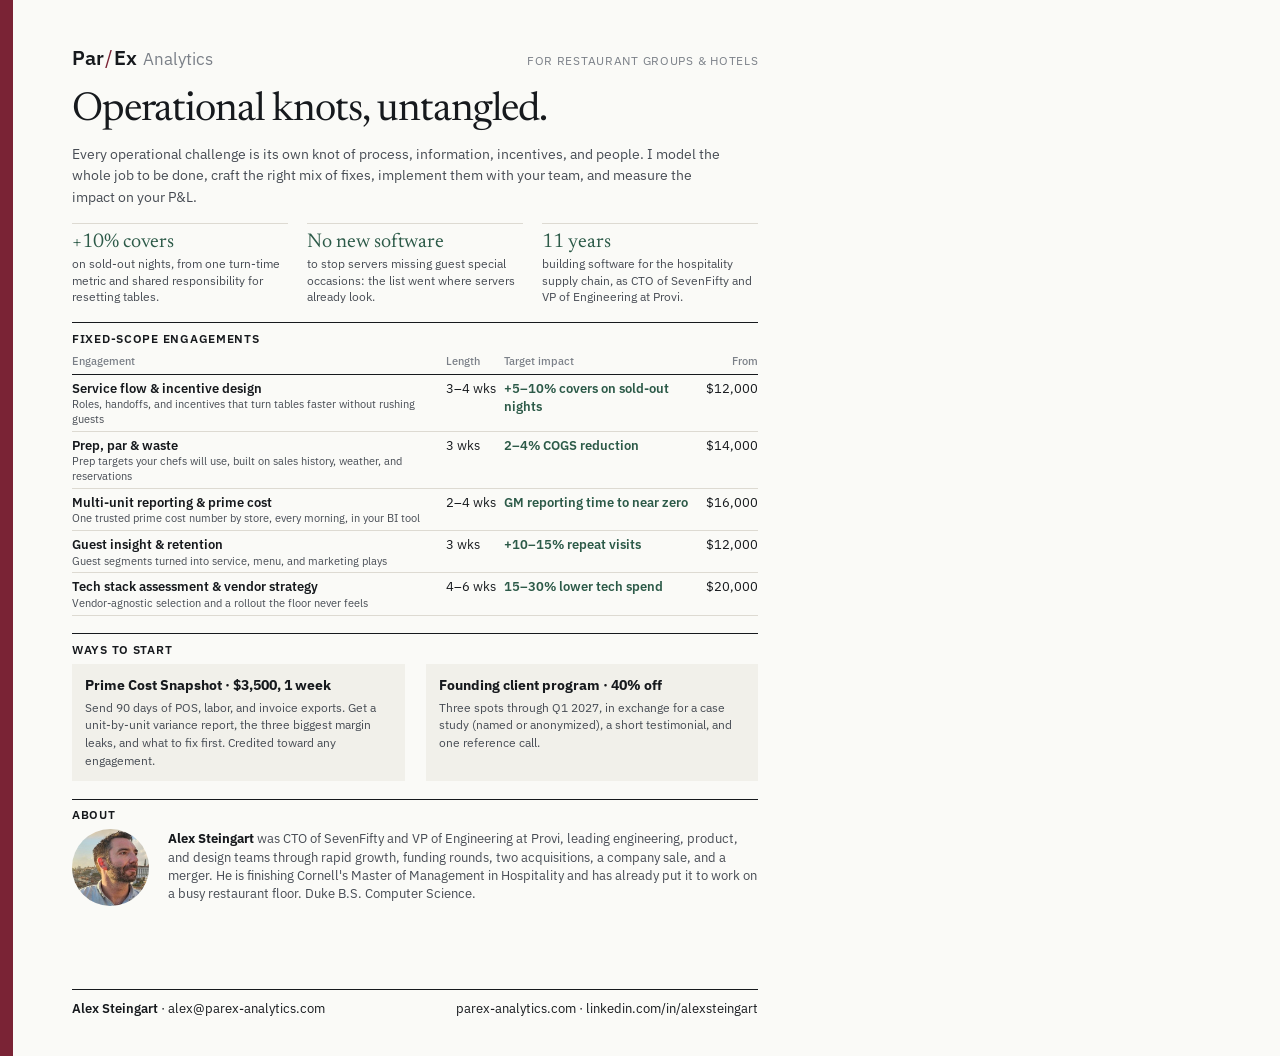
<file: _collateral/operators.html>
<!DOCTYPE html><html lang="en"><head><meta charset="utf-8">
<link href="https://fonts.googleapis.com/css2?family=IBM+Plex+Sans:wght@400;500;600&family=Newsreader:opsz,wght@6..72,400;6..72,500&display=block" rel="stylesheet">
<link rel="stylesheet" href="onepager.css"></head><body><div class="band"></div><div class="page">
<div class="top"><div class="brand">Par<span>/</span>Ex<small>Analytics</small></div><div class="for">For restaurant groups &amp; hotels</div></div>
<h1>Operational knots, untangled.</h1>
<p class="lede">Every operational challenge is its own knot of process, information, incentives, and people. I model the whole job to be done, craft the right mix of fixes, implement them with your team, and measure the impact on your P&amp;L.</p>
<div class="proof">
<div><b>+10% covers</b><span>on sold-out nights, from one turn-time metric and shared responsibility for resetting tables.</span></div>
<div><b>No new software</b><span>to stop servers missing guest special occasions: the list went where servers already look.</span></div>
<div><b>11 years</b><span>building software for the hospitality supply chain, as CTO of SevenFifty and VP of Engineering at Provi.</span></div>
</div>
<h2>Fixed-scope engagements</h2>
<table><thead><tr><th>Engagement</th><th>Length</th><th>Target impact</th><th class="num">From</th></tr></thead><tbody>
<tr><td>Service flow &amp; incentive design<span class="sub">Roles, handoffs, and incentives that turn tables faster without rushing guests</span></td><td>3–4 wks</td><td class="impact">+5–10% covers on sold-out nights</td><td class="num">$12,000</td></tr>
<tr><td>Prep, par &amp; waste<span class="sub">Prep targets your chefs will use, built on sales history, weather, and reservations</span></td><td>3 wks</td><td class="impact">2–4% COGS reduction</td><td class="num">$14,000</td></tr>
<tr><td>Multi-unit reporting &amp; prime cost<span class="sub">One trusted prime cost number by store, every morning, in your BI tool</span></td><td>2–4 wks</td><td class="impact">GM reporting time to near zero</td><td class="num">$16,000</td></tr>
<tr><td>Guest insight &amp; retention<span class="sub">Guest segments turned into service, menu, and marketing plays</span></td><td>3 wks</td><td class="impact">+10–15% repeat visits</td><td class="num">$12,000</td></tr>
<tr><td>Tech stack assessment &amp; vendor strategy<span class="sub">Vendor-agnostic selection and a rollout the floor never feels</span></td><td>4–6 wks</td><td class="impact">15–30% lower tech spend</td><td class="num">$20,000</td></tr>
</tbody></table>
<h2>Ways to start</h2>
<div class="offers">
<div><b>Prime Cost Snapshot · $3,500, 1 week</b><p>Send 90 days of POS, labor, and invoice exports. Get a unit-by-unit variance report, the three biggest margin leaks, and what to fix first. Credited toward any engagement.</p></div>
<div><b>Founding client program · 40% off</b><p>Three spots through Q1 2027, in exchange for a case study (named or anonymized), a short testimonial, and one reference call.</p></div>
</div>
<h2>About</h2>
<div class="about"><img src="alex-steingart.jpg" alt="Alex Steingart">
<p><b>Alex Steingart</b> was CTO of SevenFifty and VP of Engineering at Provi, leading engineering, product, and design teams through rapid growth, funding rounds, two acquisitions, a company sale, and a merger. He is finishing Cornell's Master of Management in Hospitality and has already put it to work on a busy restaurant floor. Duke B.S. Computer Science.</p></div>
<div class="foot"><span><b>Alex Steingart</b> · alex@parex-analytics.com</span><span>parex-analytics.com · linkedin.com/in/alexsteingart</span></div>
</div></body></html>
</file>
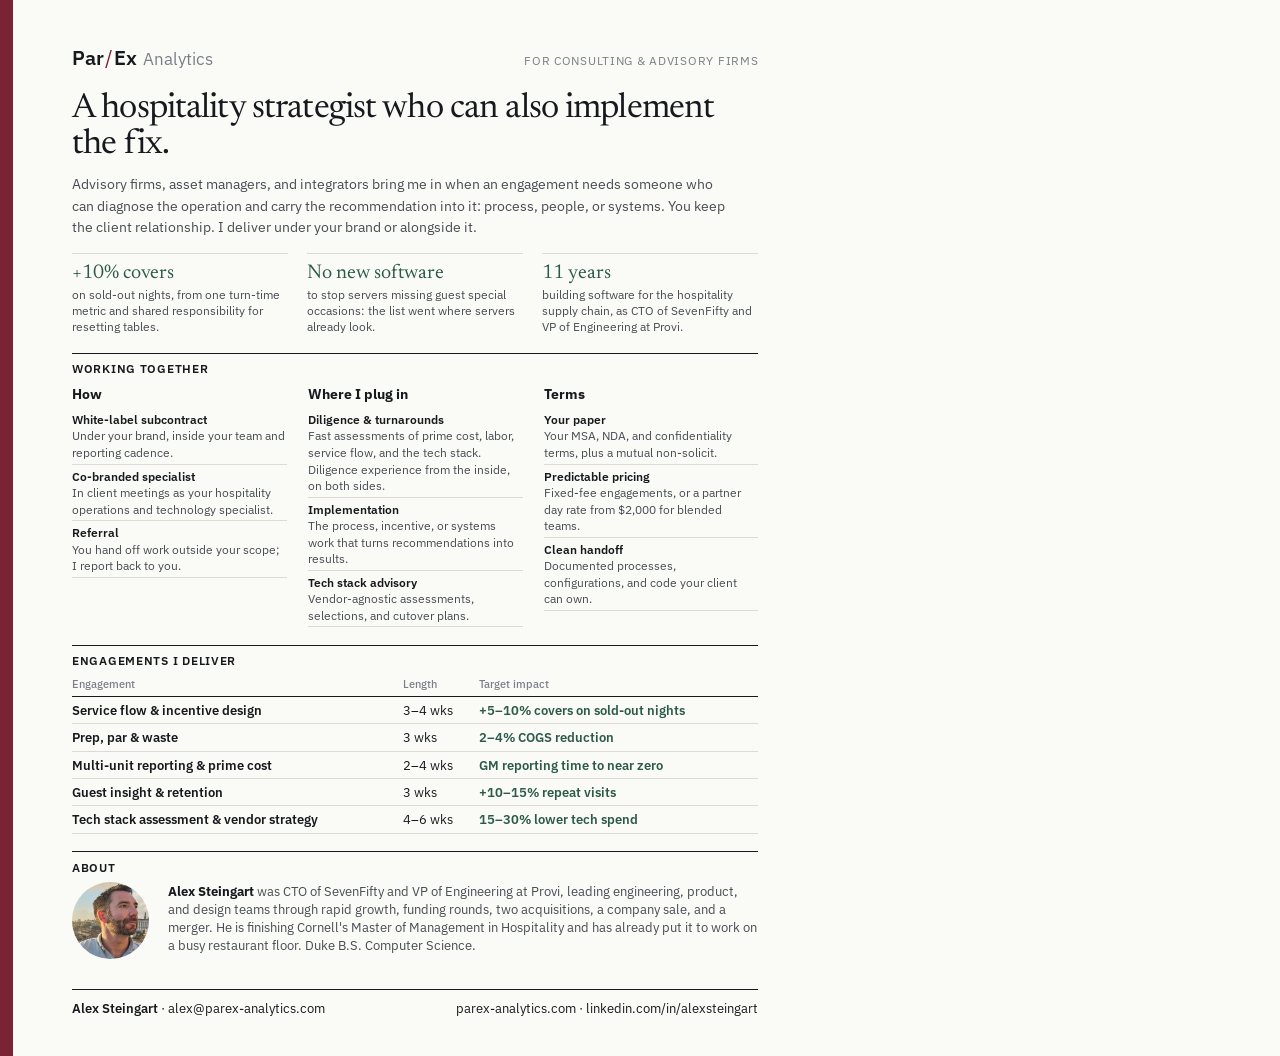
<file: _collateral/partners.html>
<!DOCTYPE html><html lang="en"><head><meta charset="utf-8">
<link href="https://fonts.googleapis.com/css2?family=IBM+Plex+Sans:wght@400;500;600&family=Newsreader:opsz,wght@6..72,400;6..72,500&display=block" rel="stylesheet">
<link rel="stylesheet" href="onepager.css"></head><body class="partners"><div class="band"></div><div class="page">
<div class="top"><div class="brand">Par<span>/</span>Ex<small>Analytics</small></div><div class="for">For consulting &amp; advisory firms</div></div>
<h1>A hospitality strategist who can also implement the fix.</h1>
<p class="lede">Advisory firms, asset managers, and integrators bring me in when an engagement needs someone who can diagnose the operation and carry the recommendation into it: process, people, or systems. You keep the client relationship. I deliver under your brand or alongside it.</p>
<div class="proof">
<div><b>+10% covers</b><span>on sold-out nights, from one turn-time metric and shared responsibility for resetting tables.</span></div>
<div><b>No new software</b><span>to stop servers missing guest special occasions: the list went where servers already look.</span></div>
<div><b>11 years</b><span>building software for the hospitality supply chain, as CTO of SevenFifty and VP of Engineering at Provi.</span></div>
</div>
<h2>Working together</h2>
<div class="cols">
<div><h3>How</h3><ul>
<li><b>White-label subcontract</b>Under your brand, inside your team and reporting cadence.</li>
<li><b>Co-branded specialist</b>In client meetings as your hospitality operations and technology specialist.</li>
<li><b>Referral</b>You hand off work outside your scope; I report back to you.</li></ul></div>
<div><h3>Where I plug in</h3><ul>
<li><b>Diligence &amp; turnarounds</b>Fast assessments of prime cost, labor, service flow, and the tech stack. Diligence experience from the inside, on both sides.</li>
<li><b>Implementation</b>The process, incentive, or systems work that turns recommendations into results.</li>
<li><b>Tech stack advisory</b>Vendor-agnostic assessments, selections, and cutover plans.</li></ul></div>
<div><h3>Terms</h3><ul>
<li><b>Your paper</b>Your MSA, NDA, and confidentiality terms, plus a mutual non-solicit.</li>
<li><b>Predictable pricing</b>Fixed-fee engagements, or a partner day rate from $2,000 for blended teams.</li>
<li><b>Clean handoff</b>Documented processes, configurations, and code your client can own.</li></ul></div>
</div>
<h2>Engagements I deliver</h2>
<table><thead><tr><th>Engagement</th><th>Length</th><th>Target impact</th></tr></thead><tbody>
<tr><td>Service flow &amp; incentive design</td><td>3–4 wks</td><td class="impact">+5–10% covers on sold-out nights</td></tr>
<tr><td>Prep, par &amp; waste</td><td>3 wks</td><td class="impact">2–4% COGS reduction</td></tr>
<tr><td>Multi-unit reporting &amp; prime cost</td><td>2–4 wks</td><td class="impact">GM reporting time to near zero</td></tr>
<tr><td>Guest insight &amp; retention</td><td>3 wks</td><td class="impact">+10–15% repeat visits</td></tr>
<tr><td>Tech stack assessment &amp; vendor strategy</td><td>4–6 wks</td><td class="impact">15–30% lower tech spend</td></tr>
</tbody></table>
<h2>About</h2>
<div class="about"><img src="alex-steingart.jpg" alt="Alex Steingart">
<p><b>Alex Steingart</b> was CTO of SevenFifty and VP of Engineering at Provi, leading engineering, product, and design teams through rapid growth, funding rounds, two acquisitions, a company sale, and a merger. He is finishing Cornell's Master of Management in Hospitality and has already put it to work on a busy restaurant floor. Duke B.S. Computer Science.</p></div>
<div class="foot"><span><b>Alex Steingart</b> · alex@parex-analytics.com</span><span>parex-analytics.com · linkedin.com/in/alexsteingart</span></div>
</div></body></html>
</file>
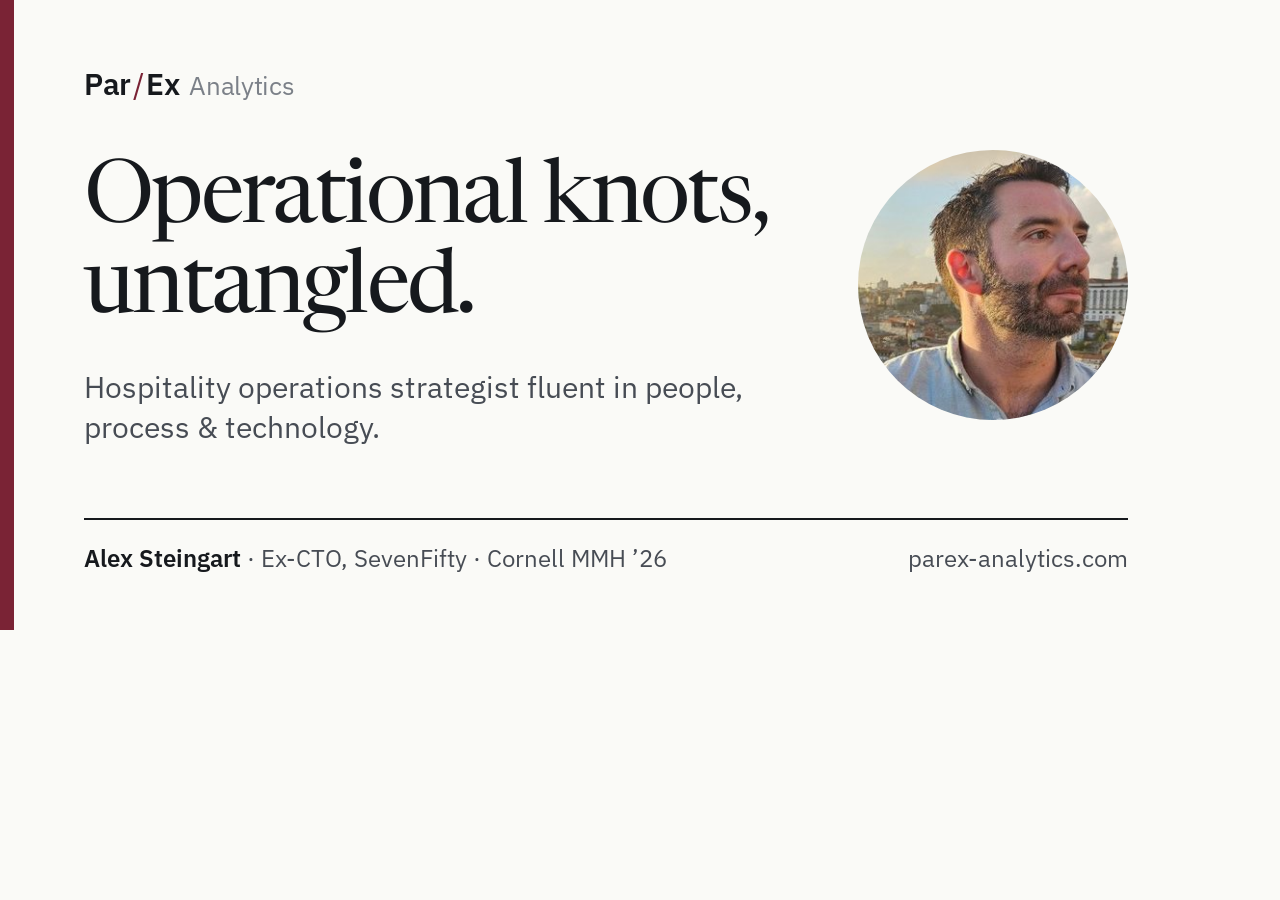
<file: _og/card.html>
<!DOCTYPE html>
<!-- Source for og-image.png (1200x630 link preview). Re-render:
     google-chrome --headless=new --hide-scrollbars --window-size=1200,630 \
       --virtual-time-budget=4000 --screenshot=og-image.png _og/card.html
     (run from the repo root, then move og-image.png into place) -->
<html><head><meta charset="utf-8">
<link href="https://fonts.googleapis.com/css2?family=IBM+Plex+Sans:wght@400;500;600&family=Newsreader:opsz,wght@6..72,400;6..72,500&display=block" rel="stylesheet">
<style>
  html, body { margin: 0; width: 1200px; height: 630px; overflow: hidden; }
  body { background: #FAFAF7; color: #16191D; font-family: 'IBM Plex Sans', sans-serif; position: relative; }
  .band { position: absolute; left: 0; top: 0; bottom: 0; width: 14px; background: #7A2335; }
  .wrap { position: absolute; left: 84px; right: 72px; top: 64px; bottom: 56px; display: flex; flex-direction: column; }
  .brand { font-size: 30px; font-weight: 600; letter-spacing: -0.01em; }
  .brand span { color: #7A2335; font-weight: 400; margin: 0 2px; }
  .brand small { font-size: 26px; font-weight: 400; color: #7B8088; margin-left: 10px; }
  h1 { font: 400 88px/1.02 'Newsreader', serif; letter-spacing: -0.03em; margin: 54px 0 0; max-width: 750px; }
  .sub { margin-top: 30px; font-size: 30px; line-height: 1.35; color: #474C54; max-width: 700px; }
  .foot { margin-top: auto; display: flex; align-items: center; justify-content: space-between; border-top: 2px solid #16191D; padding-top: 22px; font-size: 24px; color: #474C54; }
  .foot b { color: #16191D; font-weight: 600; }
  .photo { position: absolute; right: 72px; top: 150px; width: 270px; height: 270px; border-radius: 50%; object-fit: cover; }
</style></head>
<body>
  <div class="band"></div>
  <img class="photo" src="alex-steingart.jpg" alt="">
  <div class="wrap">
    <div class="brand">Par<span>/</span>Ex<small>Analytics</small></div>
    <h1>Operational knots, untangled.</h1>
    <p class="sub">Hospitality operations strategist fluent in people, process &amp; technology.</p>
    <div class="foot"><span><b>Alex Steingart</b> · Ex-CTO, SevenFifty · Cornell MMH ’26</span><span>parex-analytics.com</span></div>
  </div>
</body></html>
</file>
<file: _collateral/onepager.css>
@page { size: letter; margin: 0; }
* { box-sizing: border-box; }
html, body { margin: 0; }
body { width: 8.5in; height: 11in; overflow: hidden; background: #FAFAF7; color: #16191D; font: 400 10.5pt/1.45 'IBM Plex Sans', sans-serif; position: relative; -webkit-print-color-adjust: exact; print-color-adjust: exact; }
.band { position: absolute; left: 0; top: 0; bottom: 0; width: 0.14in; background: #7A2335; }
.page { position: absolute; inset: 0.45in 0.6in 0.4in 0.75in; display: flex; flex-direction: column; }
.top { display: flex; justify-content: space-between; align-items: baseline; }
.brand { font-size: 15pt; font-weight: 600; }
.brand span { color: #7A2335; font-weight: 400; margin: 0 1px; }
.brand small { font-size: 13pt; font-weight: 400; color: #7B8088; margin-left: 6px; }
.for { font-size: 9pt; letter-spacing: 0.06em; text-transform: uppercase; color: #7B8088; }
h1 { font: 400 30pt/1.04 'Newsreader', serif; letter-spacing: -0.025em; margin: 0.2in 0 0.1in; }
.lede { font-size: 10.8pt; line-height: 1.5; color: #474C54; max-width: 6.9in; margin: 0; }
h2 { font-size: 9pt; font-weight: 600; letter-spacing: 0.06em; text-transform: uppercase; margin: 0.18in 0 0.06in; padding-top: 0.07in; border-top: 1.5px solid #16191D; }
.proof { display: grid; grid-template-columns: repeat(3, 1fr); gap: 0.2in; margin-top: 0.16in; }
.proof div { border-top: 1px solid #DDDAD2; padding-top: 0.08in; }
.proof b { display: block; font: 400 15pt/1.1 'Newsreader', serif; color: #2C5A48; }
.proof span { font-size: 9pt; color: #474C54; line-height: 1.35; display: block; margin-top: 3px; }
table { width: 100%; border-collapse: collapse; font-size: 9.5pt; }
th { text-align: left; font-weight: 500; color: #7B8088; font-size: 8.5pt; padding: 0 8px 4px 0; border-bottom: 1px solid #16191D; }
td { padding: 4px 8px 4px 0; border-bottom: 1px solid #DDDAD2; vertical-align: top; }
td:first-child { font-weight: 600; }
td .sub { display: block; font-weight: 400; color: #474C54; font-size: 8.6pt; line-height: 1.3; }
td:nth-child(2) { white-space: nowrap; }
td.num, th.num { text-align: right; white-space: nowrap; padding-right: 0; }
td.impact { color: #2C5A48; font-weight: 600; }
.cols { display: grid; grid-template-columns: repeat(3, 1fr); gap: 0.22in; }
.cols h3 { font-size: 10.5pt; margin: 0 0 4px; }
.cols p, .cols li { font-size: 9.2pt; color: #474C54; margin: 0; }
.cols ul { margin: 0; padding: 0; list-style: none; }
.cols li { padding: 3px 0; line-height: 1.35; border-bottom: 1px solid #DDDAD2; }
.cols li b { color: #16191D; font-weight: 600; display: block; }
.offers { display: grid; grid-template-columns: 1fr 1fr; gap: 0.22in; }
.offers div { background: #F1F0EA; padding: 0.12in 0.14in; }
.offers b { display: block; font-size: 10.5pt; }
.offers p { margin: 3px 0 0; font-size: 9.2pt; color: #474C54; }
.about { display: flex; gap: 0.2in; align-items: flex-start; }
.about img { width: 0.8in; height: 0.8in; border-radius: 50%; object-fit: cover; flex: none; }
.about p { margin: 0; font-size: 9.4pt; color: #474C54; }
.about p b { color: #16191D; }
.foot { margin-top: auto; flex: none; display: flex; justify-content: space-between; border-top: 1.5px solid #16191D; padding-top: 0.1in; font-size: 9.5pt; }
.foot b { font-weight: 600; }
.foot a { color: #16191D; text-decoration: none; }

.partners h1 { font-size: 26pt; }
</file>
